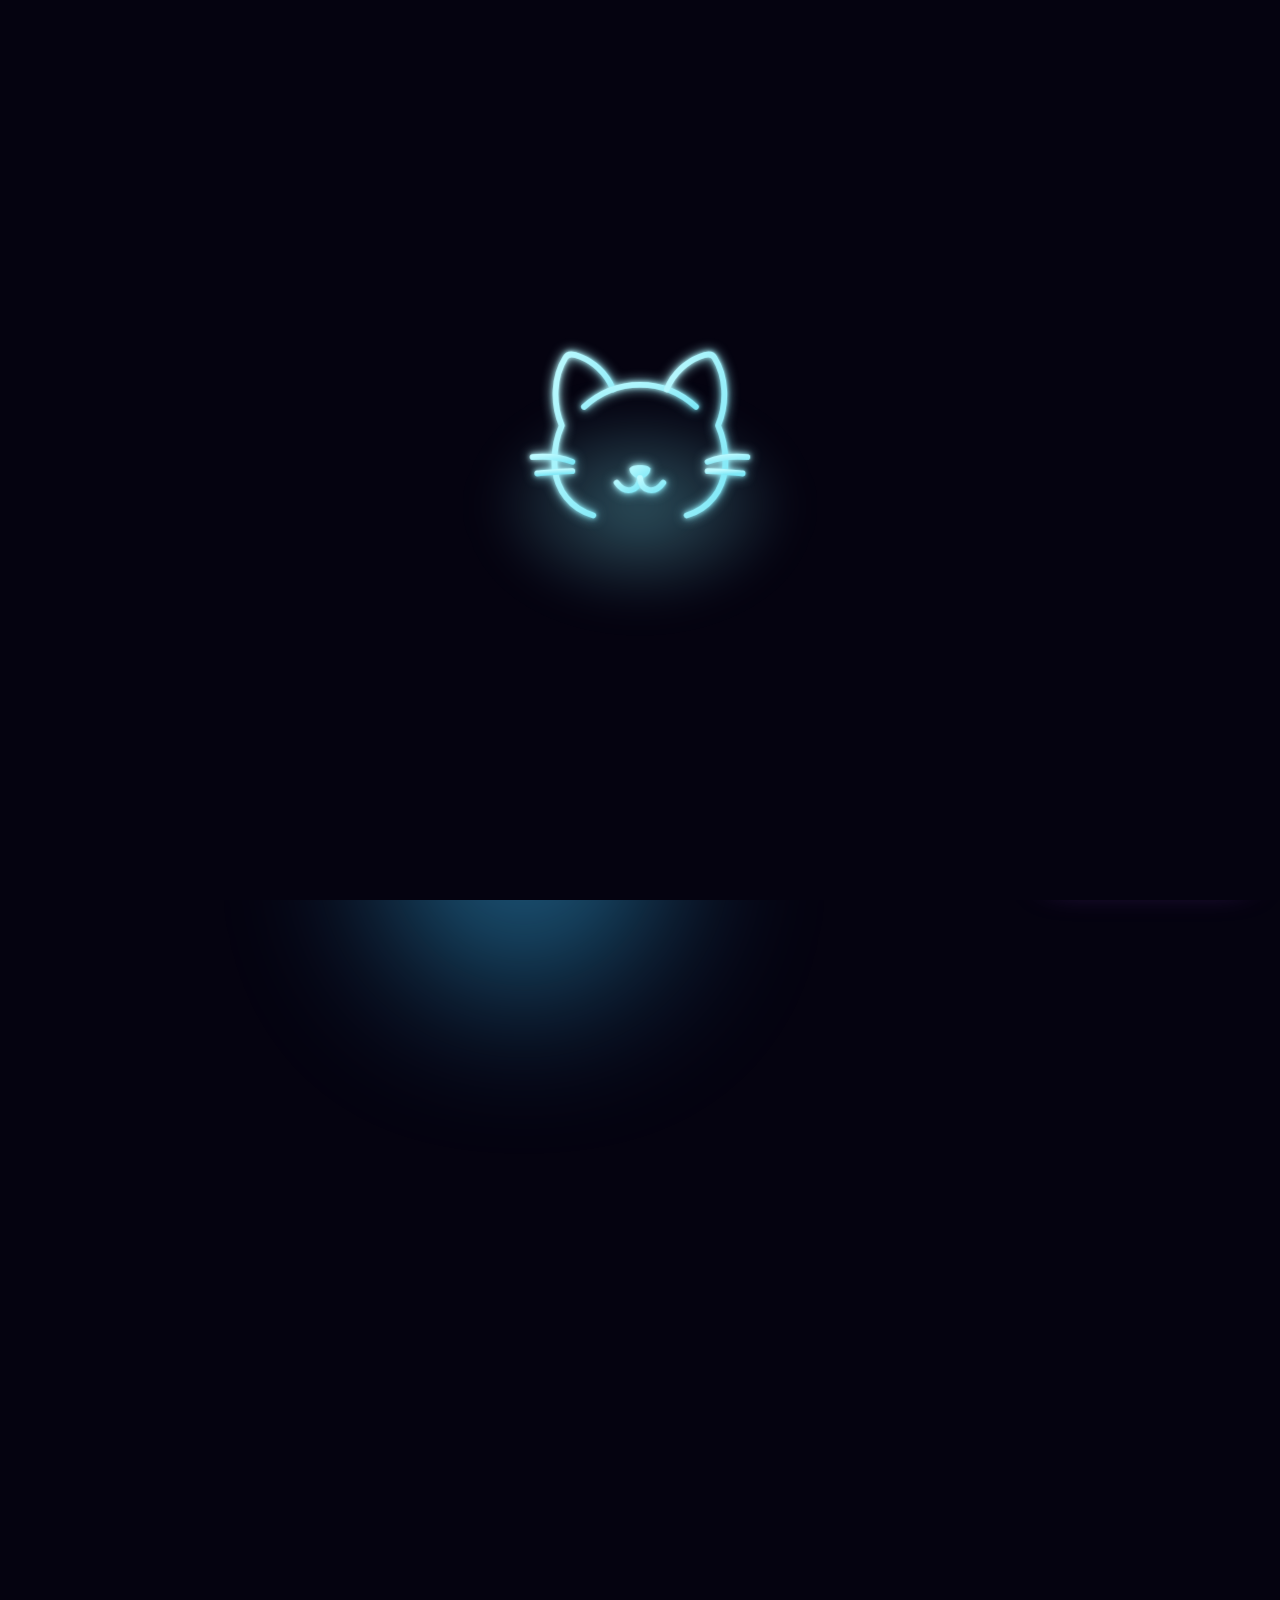
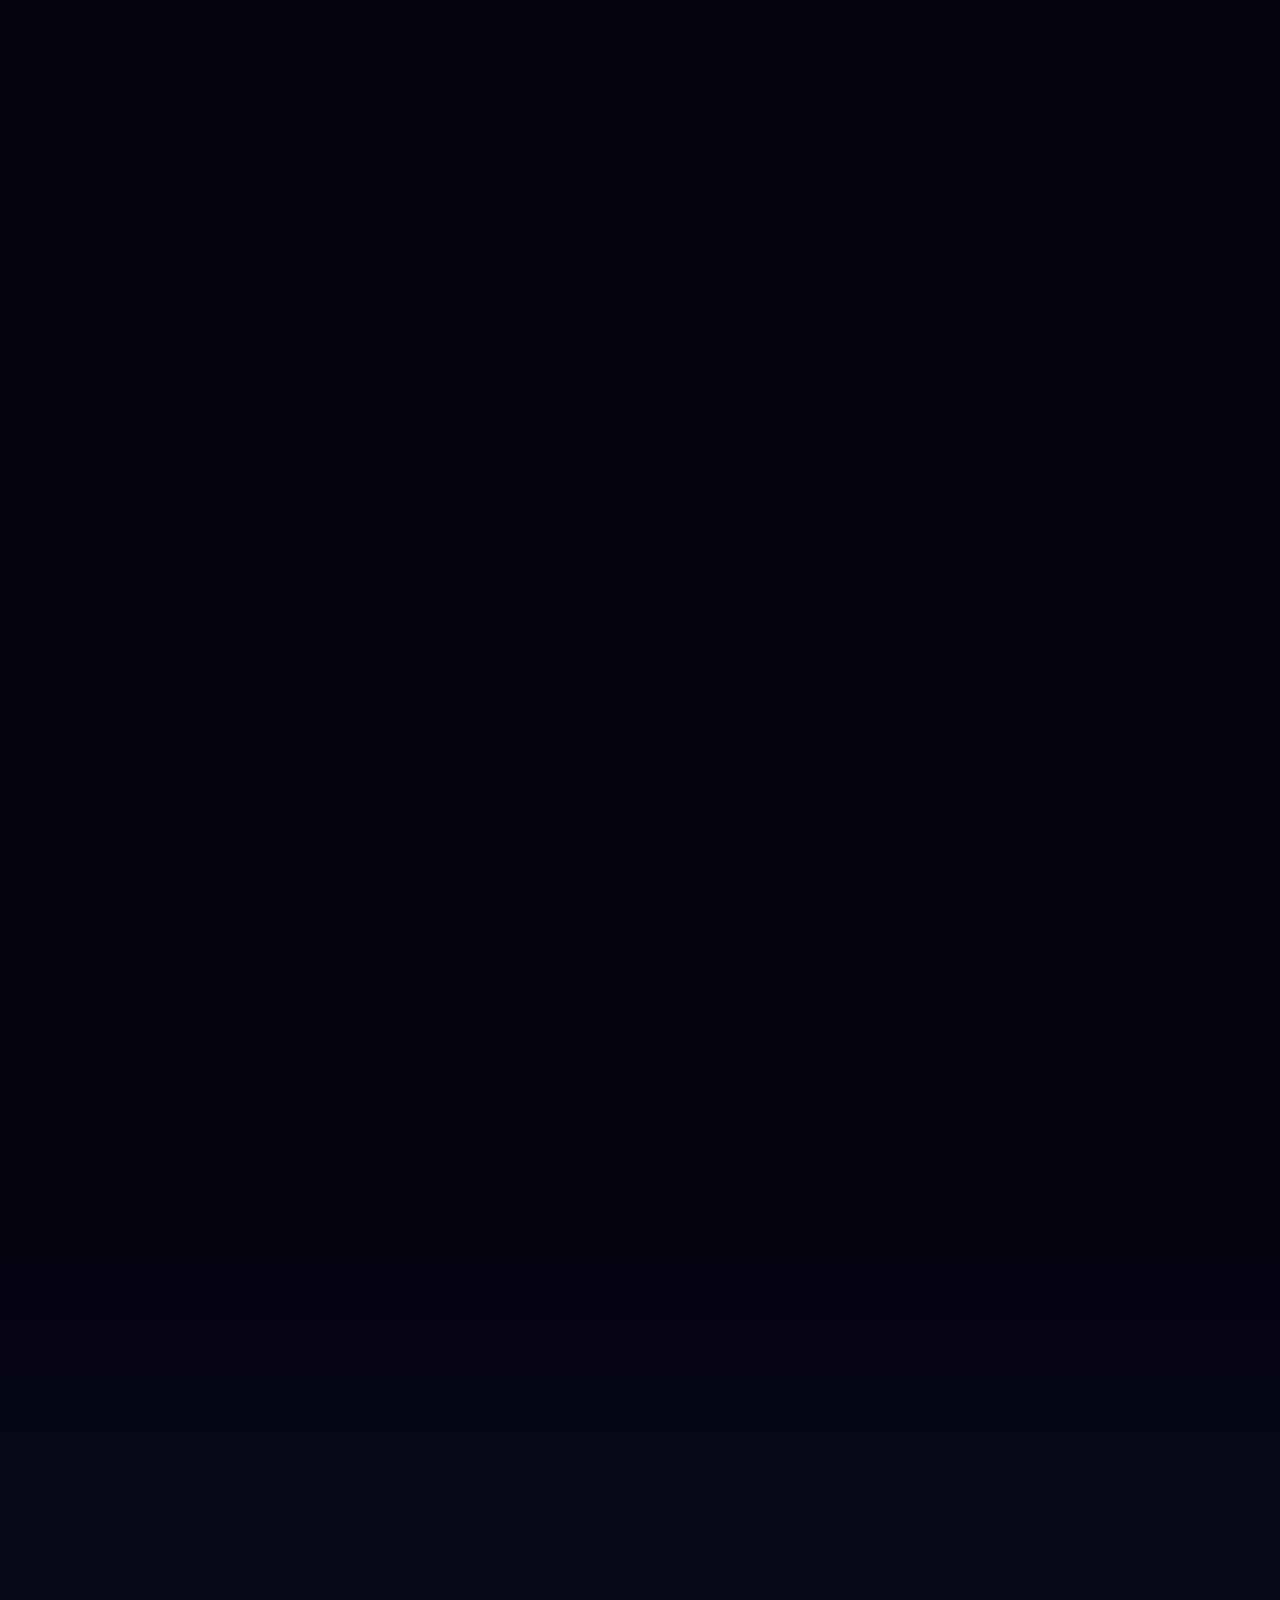
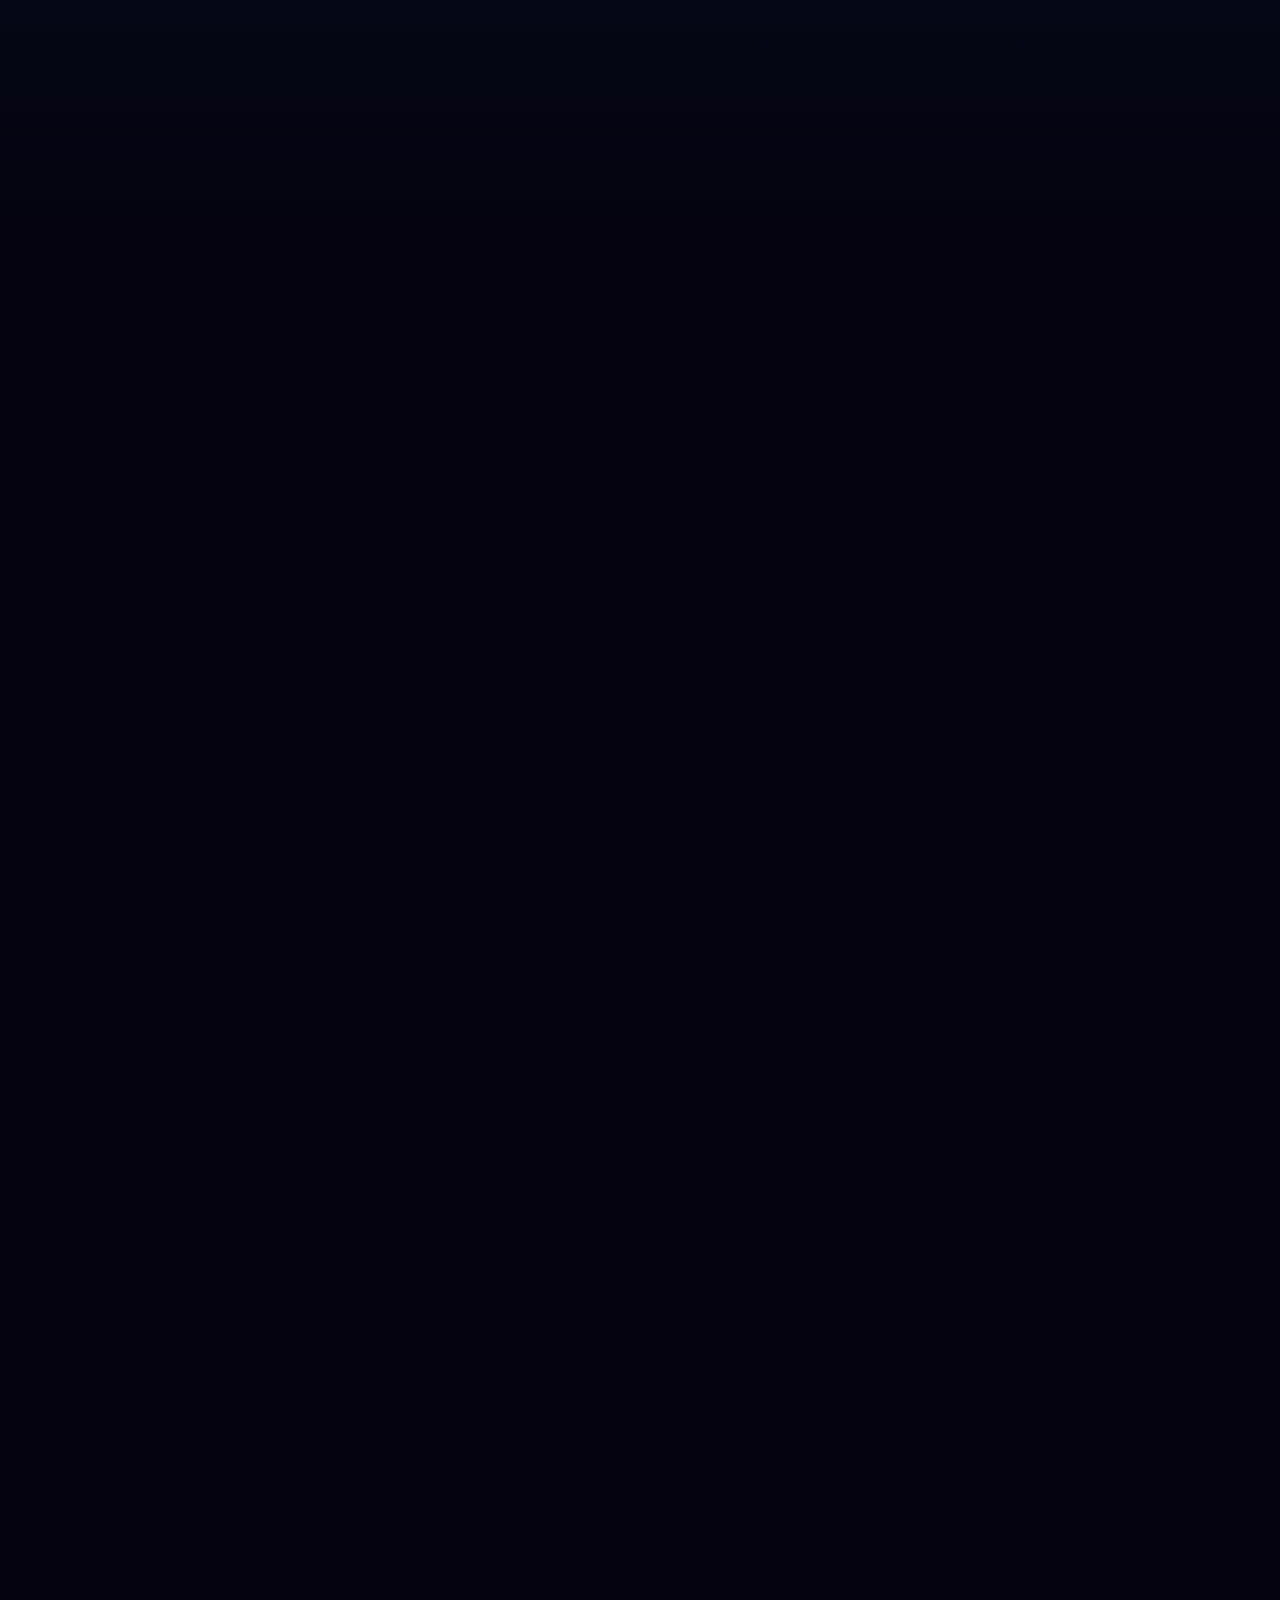
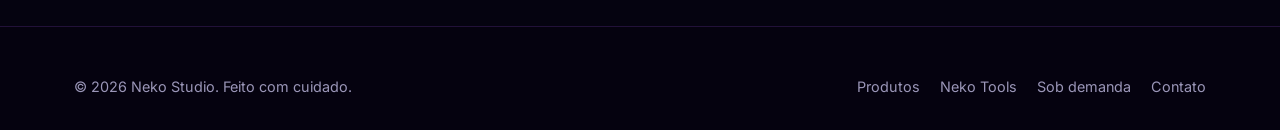
<file: index.html>
<!DOCTYPE html>
<html lang="pt-BR">
<head>
  <meta charset="UTF-8" />
  <meta name="viewport" content="width=device-width, initial-scale=1.0" />
  <meta name="theme-color" content="#0a0618" />

  <title>Neko Studio — Sistemas, automações e soluções digitais</title>
  <meta name="description" content="A Neko Studio desenvolve sistemas, sites, automações e produtos digitais sob medida. Transformamos ideias em soluções modernas, úteis e acessíveis." />
  <meta name="author" content="Neko Studio" />

  <!-- Open Graph -->
  <meta property="og:title" content="Neko Studio" />
  <meta property="og:description" content="Sistemas, automações e soluções digitais sob medida." />
  <meta property="og:type" content="website" />

  <!-- Fontes -->
  <link rel="preconnect" href="https://fonts.googleapis.com" />
  <link rel="preconnect" href="https://fonts.gstatic.com" crossorigin />
  <link href="https://fonts.googleapis.com/css2?family=Inter:wght@400;500;600;700&family=Space+Grotesk:wght@500;600;700&display=swap" rel="stylesheet" />

  <link rel="stylesheet" href="assets/css/style.css" />
  <link rel="icon" type="image/png" href="assets/images/logo.png" />
  <link rel="alternate icon" type="image/svg+xml" href="assets/images/logo.svg" />
  <link rel="apple-touch-icon" href="assets/images/logo.png" />
</head>
<body>

  <!-- ============== INTRO LOADER (animação de entrada) ============== -->
  <!-- Pode ser pulado com clique ou tecla Esc/Enter/Espaço. -->
  <!-- Respeita "prefers-reduced-motion" automaticamente. -->
  <div id="intro-loader" class="intro-loader" aria-hidden="true" aria-label="Carregando">
    <div class="intro-content">
      <div class="intro-glow"></div>
      <div class="intro-cat-float">
        <svg class="intro-cat-svg" viewBox="0 0 240 240" xmlns="http://www.w3.org/2000/svg" aria-hidden="true">
          <defs>
            <filter id="introNeonGlow" x="-50%" y="-50%" width="200%" height="200%">
              <feGaussianBlur stdDeviation="2.5" result="b1"/>
              <feGaussianBlur in="SourceGraphic" stdDeviation="5" result="b2"/>
              <feMerge>
                <feMergeNode in="b2"/>
                <feMergeNode in="b1"/>
                <feMergeNode in="SourceGraphic"/>
              </feMerge>
            </filter>
            <linearGradient id="introNeonColor" x1="0" y1="0" x2="1" y2="1">
              <stop offset="0%" stop-color="#bdfaff"/>
              <stop offset="100%" stop-color="#7de8f7"/>
            </linearGradient>
          </defs>

          <g stroke="url(#introNeonColor)" stroke-width="5" fill="none"
             stroke-linecap="round" stroke-linejoin="round" filter="url(#introNeonGlow)">

            <!-- Contorno aberto da cabeca e orelhas, baseado no logo de referencia. -->
            <path class="trace" pathLength="1"
                  d="M 80,176
                     C 60,170 49,154 47,136
                     C 46,122 49,108 53,99
                     C 45,80 46,57 56,41
                     C 58,37 62,37 69,40
                     C 79,44 91,53 97,68"/>
            <path class="trace" pathLength="1"
                  d="M 72,83
                     C 86,70 102,64 120,64
                     C 138,64 154,70 168,83"/>
            <path class="trace" pathLength="1"
                  d="M 143,68
                     C 149,53 161,44 171,40
                     C 178,37 182,37 184,41
                     C 194,57 195,80 187,99
                     C 191,108 194,122 193,136
                     C 191,154 180,170 160,176"/>

            <!-- Bigodes curtos e arredondados, como no neon original. -->
            <path class="trace" pathLength="1" d="M 28,126 C 40,125 52,126 62,130"/>
            <path class="trace" pathLength="1" d="M 32,140 C 43,139 53,138 62,138"/>
            <path class="trace" pathLength="1" d="M 178,130 C 188,126 200,125 212,126"/>
            <path class="trace" pathLength="1" d="M 178,138 C 187,138 197,139 208,140"/>

            <!-- Olhos FECHADOS (crescente feliz, igual ao logo) -->
            <g class="eyes-closed">
              <path d="M 68,115 C 79,109 94,111 100,122"/>
              <path d="M 140,122 C 146,111 161,109 172,115"/>
            </g>

            <!-- Olhos ABERTOS (oval brilhante) -->
            <g class="eyes-open" fill="#bdfaff" stroke="#bdfaff" stroke-width="1.5">
              <ellipse cx="84" cy="117" rx="5" ry="7"/>
              <ellipse cx="156" cy="117" rx="5" ry="7"/>
            </g>

            <!-- Nariz + boca (aparecem depois do desenho) -->
            <g class="face">
              <path fill="url(#introNeonColor)" stroke="none"
                    d="M 111,136
                       C 113,132 127,132 129,136
                       C 129,141 124,144 120,145
                       C 116,144 111,141 111,136 Z"/>
              <path d="M 120,144 C 119,155 108,159 100,148"/>
              <path d="M 120,144 C 121,155 132,159 140,148"/>
            </g>
          </g>
        </svg>
      </div>
      <div class="intro-particles" aria-hidden="true"></div>
    </div>
  </div>

  <!-- ============== NAVBAR ============== -->
  <header class="navbar">
    <div class="container navbar-inner">
      <a href="#top" class="navbar-brand">
        <span class="brand-mark"><img src="assets/images/logo.png" alt="Neko Studio" onerror="this.onerror=null;this.src='assets/images/logo.svg';"></span>
        <span>Neko <span style="color: var(--neon-pink-soft)">Studio</span></span>
      </a>

      <nav class="navbar-links">
        <a href="#sobre">Sobre</a>
        <a href="#produtos">Produtos</a>
        <a href="#neko-tools">Neko Tools</a>
        <a href="#roadmap">Roadmap</a>
        <a href="#sob-demanda">Sob demanda</a>
        <a href="#contato">Contato</a>
      </nav>

      <div class="navbar-cta">
        <a class="btn btn-secondary btn-sm" data-action="whatsapp" href="#contato">Fale conosco</a>
        <button class="menu-toggle" aria-label="Menu"><span></span></button>
      </div>
    </div>
  </header>

  <!-- ============== HERO ============== -->
  <section class="hero" id="top">
    <div class="hero-orb purple"></div>
    <div class="hero-orb pink"></div>
    <div class="hero-orb blue"></div>

    <div class="container hero-content reveal">
      <span class="hero-badge">
        <span class="dot"></span>
        Estúdio digital em construção — aceitando projetos
      </span>

      <h1 class="hero-title">
        Transformamos ideias em <span class="gradient-text">soluções digitais</span> modernas.
      </h1>

      <p class="hero-subtitle">
        A Neko Studio cria sistemas, sites e automações sob medida — com foco em entregar
        ferramentas úteis, bonitas e acessíveis para quem está começando a digitalizar seu negócio.
      </p>

      <div class="hero-actions">
        <a href="#produtos" class="btn btn-primary">Ver produtos</a>
        <a href="#contato" class="btn btn-secondary">Entrar em contato</a>
      </div>
    </div>
  </section>

  <!-- ============== SOBRE ============== -->
  <section id="sobre">
    <div class="container">
      <div class="about-grid">
        <div class="about-text reveal">
          <span class="section-eyebrow">Sobre nós</span>
          <h2 class="section-title">Um estúdio digital novo, com propósito claro.</h2>
          <p>
            A <strong>Neko Studio</strong> é um estúdio independente focado em desenvolver
            sistemas, sites, automações e produtos digitais para pequenos e médios negócios,
            profissionais e ideias que estão começando.
          </p>
          <p>
            Estamos em fase inicial e fazemos questão de ser honestos sobre isso: cada projeto
            é tratado com cuidado, analisado individualmente e desenvolvido com qualidade.
            Sem promessas exageradas — só entregas reais.
          </p>
          <p>
            Acreditamos que tecnologia bem feita não precisa ser cara nem complicada.
            Pode ser simples, moderna e direta ao ponto.
          </p>
        </div>

        <div class="about-stats reveal">
          <div class="card stat-card card--purple">
            <div class="num">2</div>
            <div class="label">Produtos próprios em desenvolvimento</div>
          </div>
          <div class="card stat-card card--pink">
            <div class="num">∞</div>
            <div class="label">Projetos sob medida possíveis</div>
          </div>
          <div class="card stat-card card--blue">
            <div class="num">100%</div>
            <div class="label">Comunicação direta com quem desenvolve</div>
          </div>
          <div class="card stat-card card--purple">
            <div class="num">2026</div>
            <div class="label">Começando agora, crescendo com você</div>
          </div>
        </div>
      </div>
    </div>
  </section>

  <!-- ============== PRODUTOS ============== -->
  <section id="produtos">
    <div class="container">
      <div class="reveal" style="text-align:center; margin: 0 auto 56px; max-width: 720px;">
        <span class="section-eyebrow">Produtos</span>
        <h2 class="section-title">O que estamos construindo</h2>
        <p class="section-subtitle" style="margin: 0 auto;">
          Produtos próprios em desenvolvimento e serviços disponíveis sob consulta.
          Clique em um card para conhecer cada solução em detalhes.
        </p>
      </div>

      <!-- Cards gerados via JS a partir de assets/js/products-data.js -->
      <div class="products-grid reveal" id="products-grid"></div>
    </div>
  </section>

  <!-- ============== NEKO TOOLS ============== -->
  <section id="neko-tools" class="tools-section">
    <div class="container">
      <div class="tools-showcase">
        <div class="tools-copy reveal">
          <span class="section-eyebrow">Neko Tools</span>
          <h2 class="section-title">Ferramentas próprias, leves e prontas para usar.</h2>
          <p class="section-subtitle">
            Uma nova categoria da Neko Studio para aplicativos utilitários: soluções objetivas,
            com visual limpo e disponibilidade direta para PC e celular.
          </p>

          <div class="tools-metrics" aria-label="Resumo da categoria Neko Tools">
            <div>
              <strong>2</strong>
              <span>Plataformas</span>
            </div>
            <div>
              <strong>1</strong>
              <span>Ferramenta inicial</span>
            </div>
            <div>
              <strong>Direto</strong>
              <span>Download oficial</span>
            </div>
          </div>
        </div>

        <div class="tools-grid reveal" id="tools-grid"></div>
      </div>
    </div>
  </section>

  <!-- ============== ROADMAP ============== -->
  <section id="roadmap">
    <div class="container">
      <div class="reveal" style="margin-bottom: 56px;">
        <span class="section-eyebrow">Em desenvolvimento</span>
        <h2 class="section-title">Próximos passos do estúdio</h2>
        <p class="section-subtitle">
          Visão geral do que estamos construindo e do que vem por aí. As prioridades podem
          ser ajustadas conforme o feedback dos primeiros usuários e clientes.
        </p>
      </div>

      <div class="roadmap reveal" id="roadmap-list"></div>
    </div>
  </section>

  <!-- ============== SOB DEMANDA ============== -->
  <section id="sob-demanda">
    <div class="container">
      <div class="reveal" style="margin-bottom: 48px;">
        <span class="section-eyebrow">Desenvolvimento sob demanda</span>
        <h2 class="section-title">Como trabalhamos juntos</h2>
        <p class="section-subtitle">
          Cada projeto é único e analisado individualmente. O processo é direto e transparente.
        </p>
      </div>

      <div class="process-grid reveal">
        <div class="card process-step card--purple">
          <div class="num">01</div>
          <h4>Você entra em contato</h4>
          <p>Conta o que precisa, o problema que quer resolver ou a ideia que tem em mente.</p>
        </div>
        <div class="card process-step card--pink">
          <div class="num">02</div>
          <h4>Analisamos a necessidade</h4>
          <p>Estudamos o escopo, viabilidade técnica e o melhor caminho para o seu caso.</p>
        </div>
        <div class="card process-step card--blue">
          <div class="num">03</div>
          <h4>Elaboramos o orçamento</h4>
          <p>Apresentamos prazo, valor e o que está incluso — sem surpresas no meio do caminho.</p>
        </div>
        <div class="card process-step card--purple">
          <div class="num">04</div>
          <h4>Desenvolvemos o projeto</h4>
          <p>Construímos a solução com atualizações periódicas e espaço para ajustes.</p>
        </div>
        <div class="card process-step card--pink">
          <div class="num">05</div>
          <h4>Entrega, ajustes e suporte</h4>
          <p>Acompanhamento na entrega, refinamentos e suporte conforme o que foi combinado.</p>
        </div>
      </div>

      <div class="process-note reveal">
        <strong>Sobre infraestrutura:</strong> recursos como VPS, hospedagem, banco de dados em nuvem
        e demais serviços online são definidos <em>conforme a necessidade de cada projeto</em> e podem
        ser incluídos no orçamento. Não trabalhamos com infraestrutura própria pré-montada — cada
        solução é dimensionada para o que faz sentido para você.
      </div>
    </div>
  </section>

  <!-- ============== CONTATO ============== -->
  <section id="contato">
    <div class="container">
      <div class="reveal" style="text-align:center; margin: 0 auto 56px; max-width: 720px;">
        <span class="section-eyebrow">Contato</span>
        <h2 class="section-title">Vamos conversar?</h2>
        <p class="section-subtitle" style="margin: 0 auto;">
          Escolha o canal que preferir. Respondemos pessoalmente, sem intermediários.
        </p>
      </div>

      <div class="contact-grid reveal">
        <a class="card contact-card card--purple" data-action="whatsapp" href="#" target="_blank" rel="noopener">
          <div class="ico" data-icon="whats"></div>
          <h4>WhatsApp</h4>
          <p>Atendimento direto e ágil pela conversa que você já usa todo dia.</p>
          <span class="link" data-text="whatsapp"></span>
        </a>

        <a class="card contact-card card--pink" data-action="email" href="#">
          <div class="ico" data-icon="mail"></div>
          <h4>E-mail</h4>
          <p>Para propostas, orçamentos ou conversas mais detalhadas.</p>
          <span class="link" data-text="email"></span>
        </a>

        <a class="card contact-card card--blue" data-action="instagram" href="#" target="_blank" rel="noopener">
          <div class="ico" data-icon="insta"></div>
          <h4>Instagram</h4>
          <p>Acompanhe novidades, bastidores e projetos do estúdio.</p>
          <span class="link">@nekostudiobr →</span>
        </a>
      </div>

      <div class="contact-cta reveal">
        <h3>Tem uma ideia? Vamos transformar em realidade.</h3>
        <p>
          Conte o que você precisa. Analisamos cada caso individualmente e respondemos com
          honestidade sobre o que conseguimos entregar.
        </p>
        <a class="btn btn-primary" data-action="whatsapp" href="#">Iniciar conversa agora</a>
      </div>
    </div>
  </section>

  <!-- ============== FOOTER ============== -->
  <footer class="footer">
    <div class="container footer-inner">
      <p>© <span id="year"></span> Neko Studio. Feito com cuidado.</p>
      <div class="footer-links">
        <a href="#produtos">Produtos</a>
        <a href="#neko-tools">Neko Tools</a>
        <a href="#sob-demanda">Sob demanda</a>
        <a href="#contato">Contato</a>
      </div>
    </div>
  </footer>

  <!-- ============== ASSISTENTE VIRTUAL ============== -->
  <div class="assistant" id="assistant">
    <div class="assistant-panel" role="dialog" aria-label="Assistente virtual">
      <h4>Precisa de ajuda?</h4>
      <p>Encontre a solução ideal para o que você precisa:</p>
      <div class="assistant-options">
        <button class="assistant-option" data-intent="contratar">Quero contratar um sistema</button>
        <button class="assistant-option" data-intent="produtos">Quero conhecer os produtos</button>
        <button class="assistant-option" data-intent="suporte">Quero suporte</button>
      </div>
    </div>
    <button class="assistant-btn" aria-label="Abrir assistente virtual">
      <span data-icon="chat" style="display:inline-flex;align-items:center"></span>
      <span>Como posso ajudar?</span>
    </button>
  </div>

  <!-- Scripts -->
  <script src="assets/js/products-data.js"></script>
  <script src="assets/js/main.js"></script>
</body>
</html>
</file>
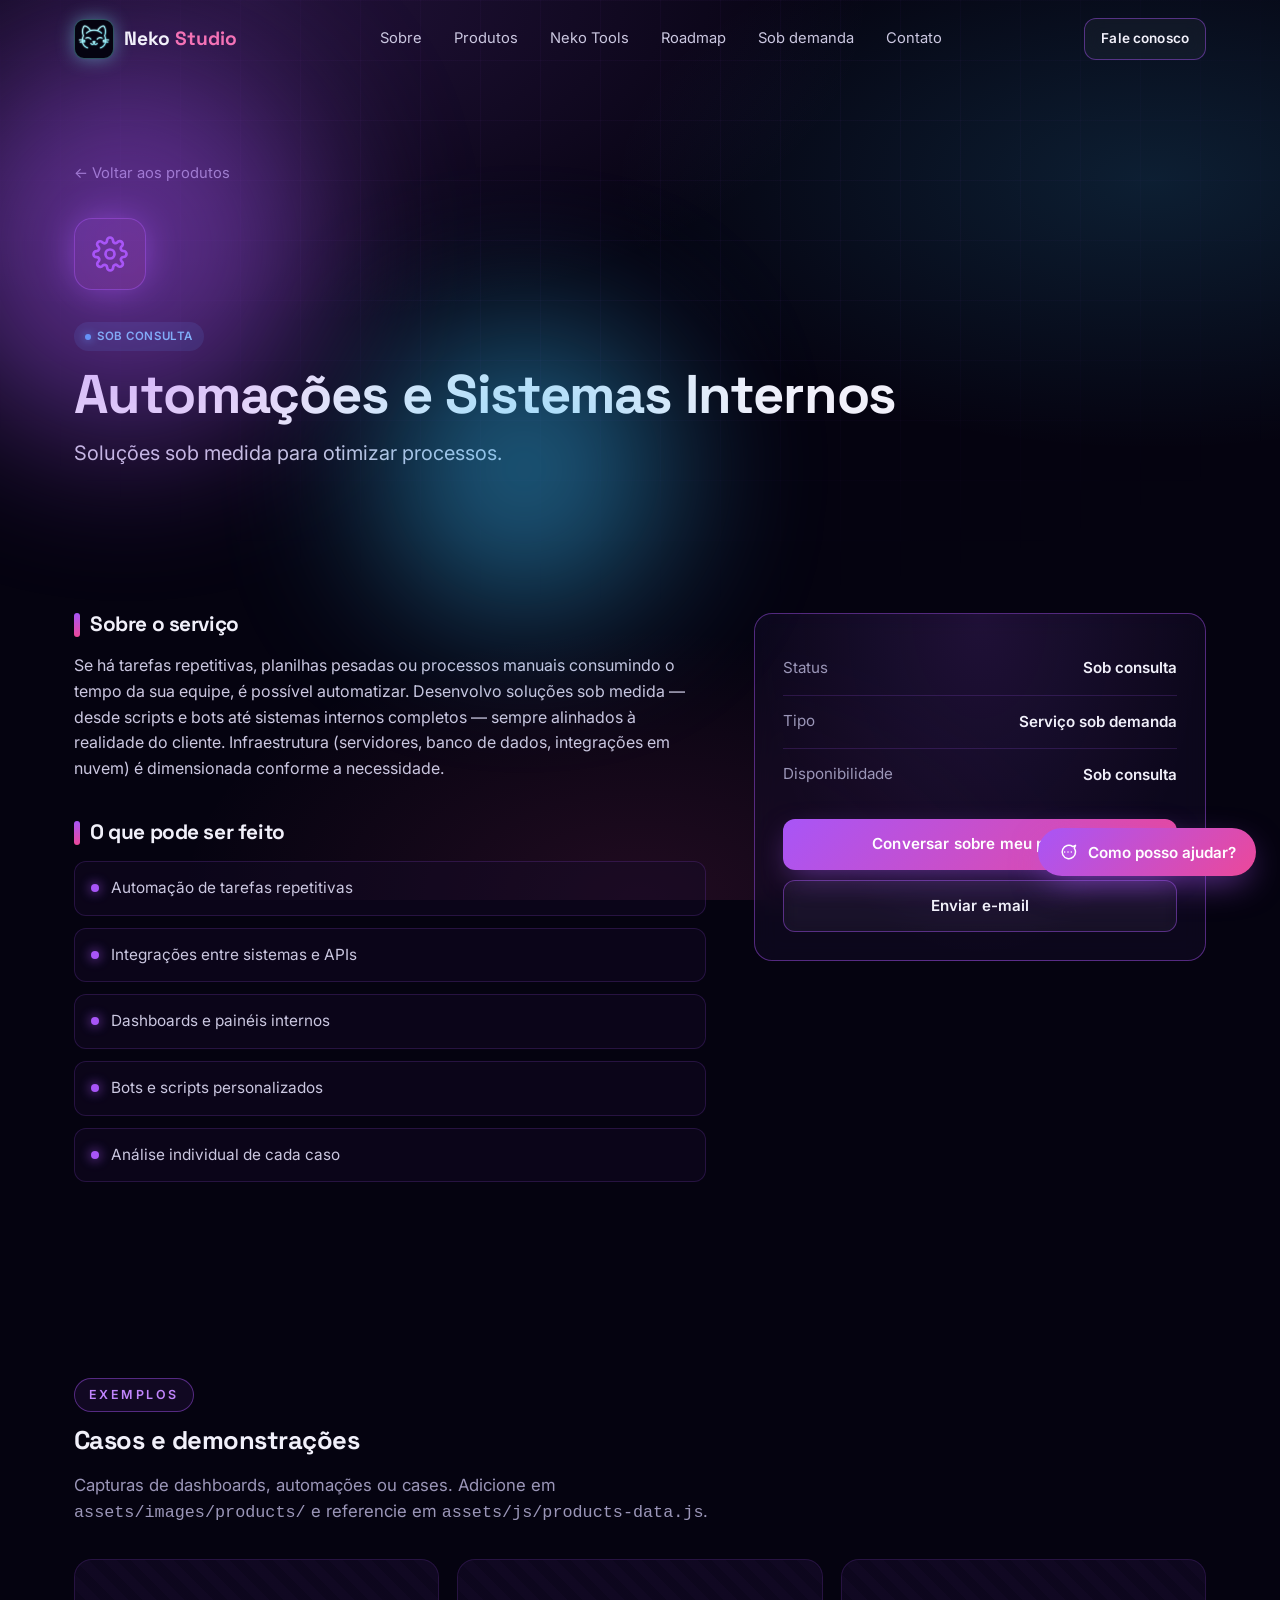
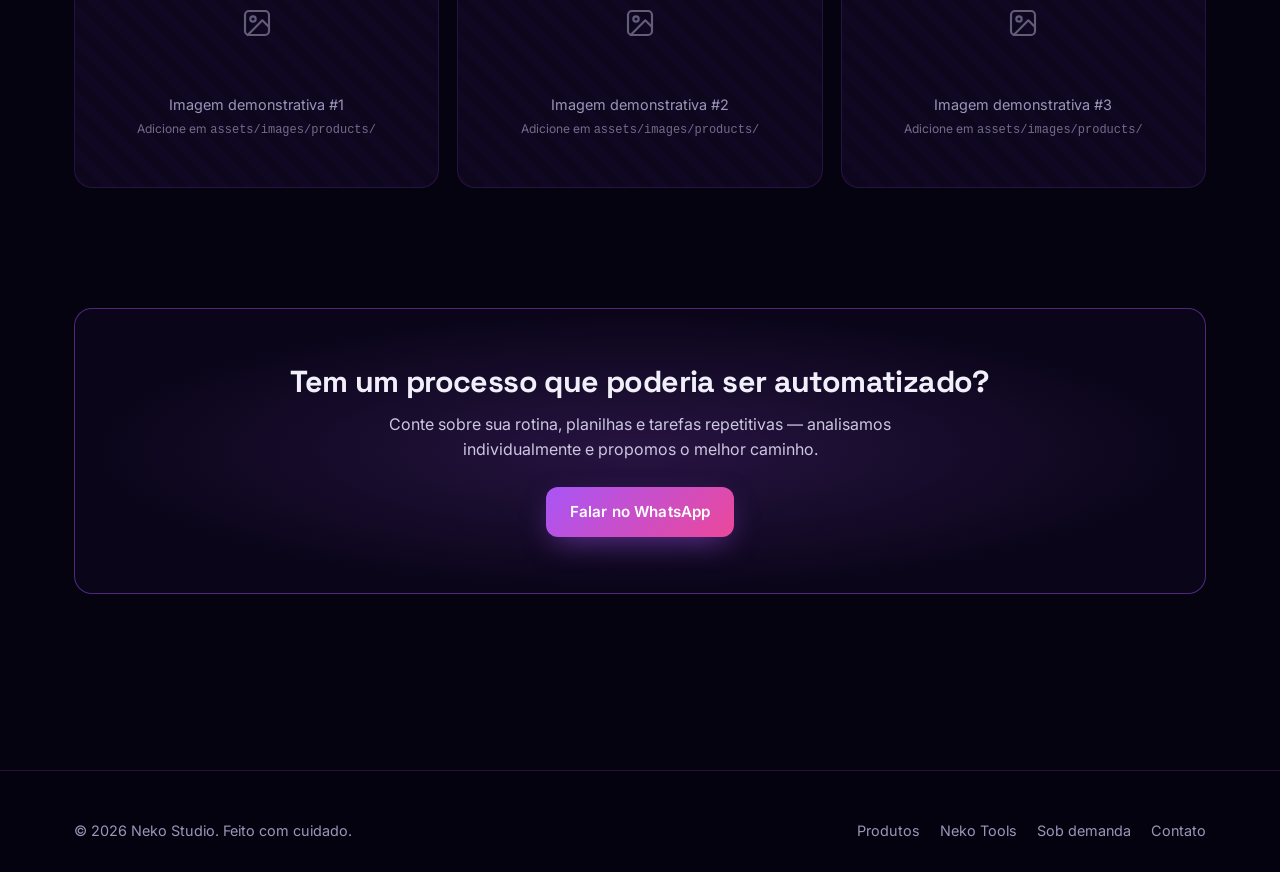
<file: produtos/automacoes.html>
<!DOCTYPE html>
<html lang="pt-BR">
<head>
  <meta charset="UTF-8" />
  <meta name="viewport" content="width=device-width, initial-scale=1.0" />
  <meta name="theme-color" content="#0a0618" />

  <title>Automações e Sistemas Internos — Neko Studio</title>
  <meta name="description" content="Automações, dashboards e sistemas internos sob medida para empresas. Disponível sob consulta pela Neko Studio." />

  <link rel="preconnect" href="https://fonts.googleapis.com" />
  <link rel="preconnect" href="https://fonts.gstatic.com" crossorigin />
  <link href="https://fonts.googleapis.com/css2?family=Inter:wght@400;500;600;700&family=Space+Grotesk:wght@500;600;700&display=swap" rel="stylesheet" />

  <link rel="stylesheet" href="../assets/css/style.css" />
  <link rel="stylesheet" href="../assets/css/product.css" />
  <link rel="icon" type="image/png" href="../assets/images/logo.png" />
  <link rel="alternate icon" type="image/svg+xml" href="../assets/images/logo.svg" />
  <link rel="apple-touch-icon" href="../assets/images/logo.png" />
</head>
<body data-product-id="automacoes">

  <header class="navbar">
    <div class="container navbar-inner">
      <a href="../index.html" class="navbar-brand">
        <span class="brand-mark"><img src="../assets/images/logo.png" alt="Neko Studio" onerror="this.onerror=null;this.src='../assets/images/logo.svg';"></span>
        <span>Neko <span style="color: var(--neon-pink-soft)">Studio</span></span>
      </a>
      <nav class="navbar-links">
        <a href="../index.html#sobre">Sobre</a>
        <a href="../index.html#produtos">Produtos</a>
        <a href="../index.html#neko-tools">Neko Tools</a>
        <a href="../index.html#roadmap">Roadmap</a>
        <a href="../index.html#sob-demanda">Sob demanda</a>
        <a href="../index.html#contato">Contato</a>
      </nav>
      <div class="navbar-cta">
        <a class="btn btn-secondary btn-sm" data-action="whatsapp" href="#">Fale conosco</a>
        <button class="menu-toggle" aria-label="Menu"><span></span></button>
      </div>
    </div>
  </header>

  <section class="product-hero">
    <div class="hero-orb purple"></div>
    <div class="hero-orb blue"></div>

    <div class="container">
      <a href="../index.html#produtos" class="back-link reveal">← Voltar aos produtos</a>
      <div class="product-header reveal">
        <div class="ico-large" data-product-icon></div>
        <div>
          <div data-product-status></div>
          <h1 class="product-title" data-product-name></h1>
          <p class="product-tagline" data-product-tagline></p>
        </div>
      </div>
    </div>
  </section>

  <section style="padding-top: 0;">
    <div class="container">
      <div class="product-content">
        <div>
          <div class="product-section reveal">
            <h3>Sobre o serviço</h3>
            <p data-product-description></p>
          </div>
          <div class="product-section reveal">
            <h3>O que pode ser feito</h3>
            <ul class="feature-list" data-product-features></ul>
          </div>
        </div>
        <aside class="product-info-card reveal">
          <div data-product-info></div>
          <a class="btn btn-primary" data-action="whatsapp" href="#">Conversar sobre meu projeto</a>
          <a class="btn btn-secondary" data-action="email" href="#" style="width:100%; margin-top: 10px;">Enviar e-mail</a>
        </aside>
      </div>
    </div>
  </section>

  <section class="gallery-section">
    <div class="container">
      <div class="reveal" style="margin-bottom: 32px;">
        <span class="section-eyebrow">Exemplos</span>
        <h2 class="section-title" style="font-size: 1.6rem;">Casos e demonstrações</h2>
        <p class="section-subtitle" style="margin-bottom: 0;">
          Capturas de dashboards, automações ou cases. Adicione em
          <code>assets/images/products/</code> e referencie em
          <code>assets/js/products-data.js</code>.
        </p>
      </div>
      <div class="gallery-grid reveal" data-product-gallery></div>
    </div>
  </section>

  <section style="padding-top: 0;">
    <div class="container">
      <div class="product-cta reveal">
        <h3>Tem um processo que poderia ser automatizado?</h3>
        <p>Conte sobre sua rotina, planilhas e tarefas repetitivas — analisamos individualmente e propomos o melhor caminho.</p>
        <a class="btn btn-primary" data-action="whatsapp" href="#">Falar no WhatsApp</a>
      </div>
    </div>
  </section>

  <footer class="footer">
    <div class="container footer-inner">
      <p>© <span id="year"></span> Neko Studio. Feito com cuidado.</p>
      <div class="footer-links">
        <a href="../index.html#produtos">Produtos</a>
        <a href="../index.html#neko-tools">Neko Tools</a>
        <a href="../index.html#sob-demanda">Sob demanda</a>
        <a href="../index.html#contato">Contato</a>
      </div>
    </div>
  </footer>

  <div class="assistant" id="assistant">
    <div class="assistant-panel" role="dialog" aria-label="Assistente virtual">
      <h4>Precisa de ajuda?</h4>
      <p>Encontre a solução ideal para o que você precisa:</p>
      <div class="assistant-options">
        <button class="assistant-option" data-intent="contratar">Quero contratar um sistema</button>
        <button class="assistant-option" data-intent="produtos">Quero conhecer os produtos</button>
        <button class="assistant-option" data-intent="suporte">Quero suporte</button>
      </div>
    </div>
    <button class="assistant-btn" aria-label="Abrir assistente virtual">
      <span data-icon="chat" style="display:inline-flex;align-items:center"></span>
      <span>Como posso ajudar?</span>
    </button>
  </div>

  <script src="../assets/js/products-data.js"></script>
  <script src="../assets/js/main.js"></script>
  <script src="../assets/js/product-page.js"></script>
</body>
</html>
</file>
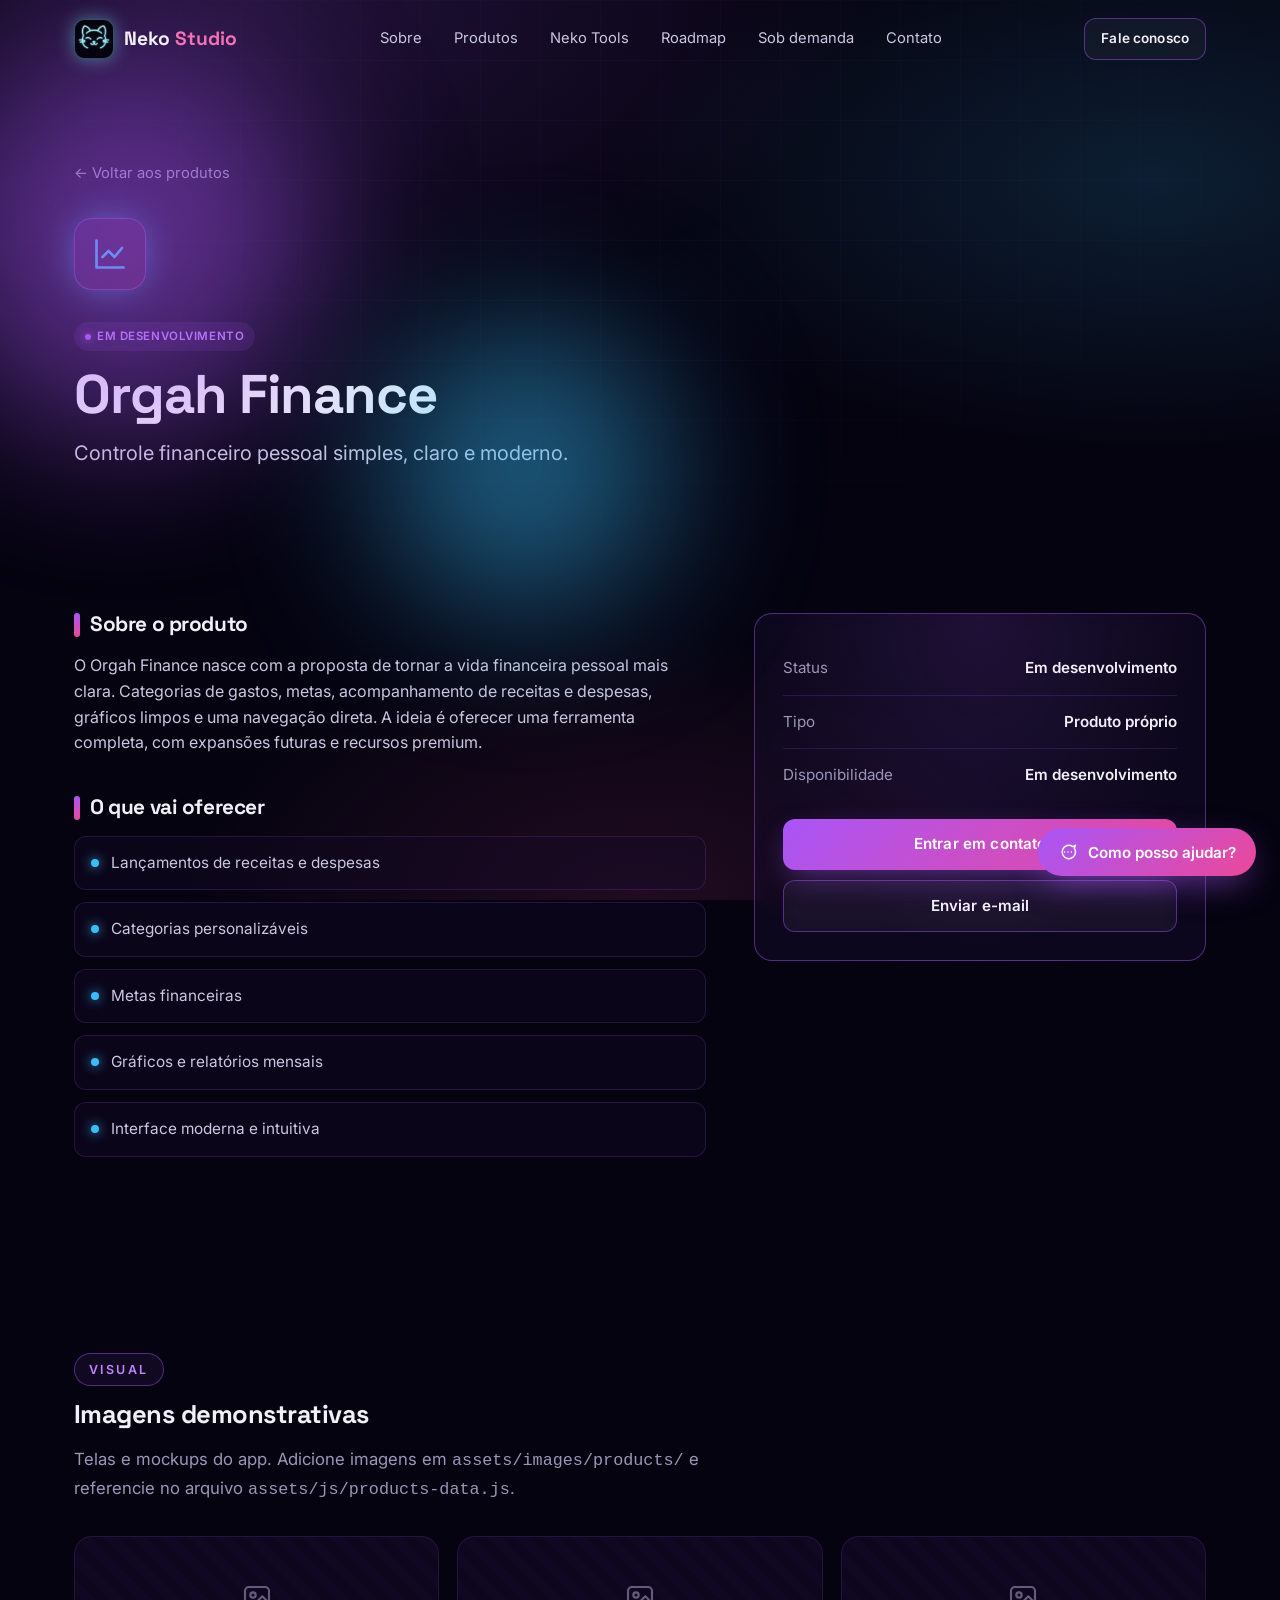
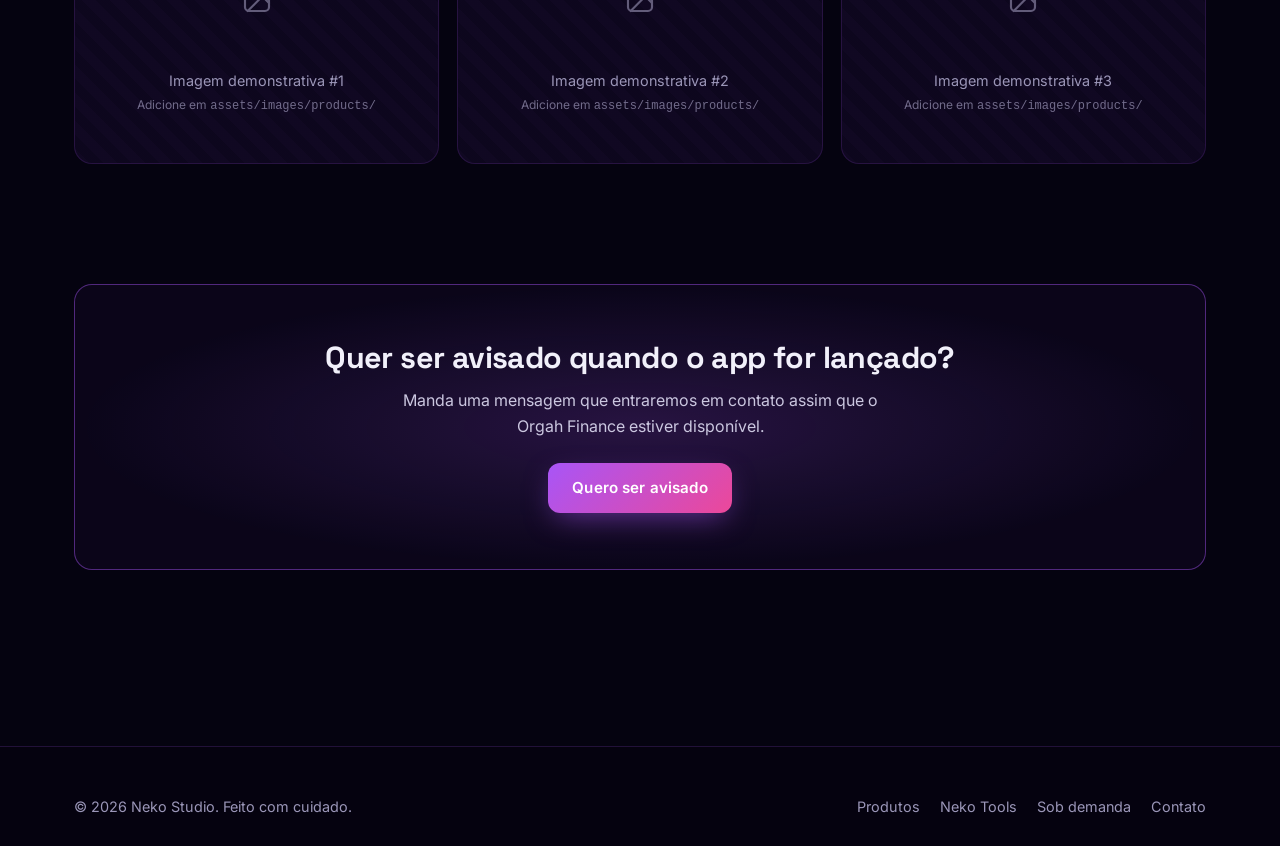
<file: produtos/orgah-finance.html>
<!DOCTYPE html>
<html lang="pt-BR">
<head>
  <meta charset="UTF-8" />
  <meta name="viewport" content="width=device-width, initial-scale=1.0" />
  <meta name="theme-color" content="#0a0618" />

  <title>Orgah Finance — Neko Studio</title>
  <meta name="description" content="Aplicativo de controle financeiro pessoal, simples e moderno. Em desenvolvimento pela Neko Studio." />

  <link rel="preconnect" href="https://fonts.googleapis.com" />
  <link rel="preconnect" href="https://fonts.gstatic.com" crossorigin />
  <link href="https://fonts.googleapis.com/css2?family=Inter:wght@400;500;600;700&family=Space+Grotesk:wght@500;600;700&display=swap" rel="stylesheet" />

  <link rel="stylesheet" href="../assets/css/style.css" />
  <link rel="stylesheet" href="../assets/css/product.css" />
  <link rel="icon" type="image/png" href="../assets/images/logo.png" />
  <link rel="alternate icon" type="image/svg+xml" href="../assets/images/logo.svg" />
  <link rel="apple-touch-icon" href="../assets/images/logo.png" />
</head>
<body data-product-id="orgah-finance">

  <header class="navbar">
    <div class="container navbar-inner">
      <a href="../index.html" class="navbar-brand">
        <span class="brand-mark"><img src="../assets/images/logo.png" alt="Neko Studio" onerror="this.onerror=null;this.src='../assets/images/logo.svg';"></span>
        <span>Neko <span style="color: var(--neon-pink-soft)">Studio</span></span>
      </a>
      <nav class="navbar-links">
        <a href="../index.html#sobre">Sobre</a>
        <a href="../index.html#produtos">Produtos</a>
        <a href="../index.html#neko-tools">Neko Tools</a>
        <a href="../index.html#roadmap">Roadmap</a>
        <a href="../index.html#sob-demanda">Sob demanda</a>
        <a href="../index.html#contato">Contato</a>
      </nav>
      <div class="navbar-cta">
        <a class="btn btn-secondary btn-sm" data-action="whatsapp" href="#">Fale conosco</a>
        <button class="menu-toggle" aria-label="Menu"><span></span></button>
      </div>
    </div>
  </header>

  <section class="product-hero">
    <div class="hero-orb purple"></div>
    <div class="hero-orb blue"></div>

    <div class="container">
      <a href="../index.html#produtos" class="back-link reveal">← Voltar aos produtos</a>
      <div class="product-header reveal">
        <div class="ico-large" data-product-icon></div>
        <div>
          <div data-product-status></div>
          <h1 class="product-title" data-product-name></h1>
          <p class="product-tagline" data-product-tagline></p>
        </div>
      </div>
    </div>
  </section>

  <section style="padding-top: 0;">
    <div class="container">
      <div class="product-content">
        <div>
          <div class="product-section reveal">
            <h3>Sobre o produto</h3>
            <p data-product-description></p>
          </div>
          <div class="product-section reveal">
            <h3>O que vai oferecer</h3>
            <ul class="feature-list" data-product-features></ul>
          </div>
        </div>
        <aside class="product-info-card reveal">
          <div data-product-info></div>
          <a class="btn btn-primary" data-action="whatsapp" href="#">Entrar em contato</a>
          <a class="btn btn-secondary" data-action="email" href="#" style="width:100%; margin-top: 10px;">Enviar e-mail</a>
        </aside>
      </div>
    </div>
  </section>

  <section class="gallery-section">
    <div class="container">
      <div class="reveal" style="margin-bottom: 32px;">
        <span class="section-eyebrow">Visual</span>
        <h2 class="section-title" style="font-size: 1.6rem;">Imagens demonstrativas</h2>
        <p class="section-subtitle" style="margin-bottom: 0;">
          Telas e mockups do app. Adicione imagens em
          <code>assets/images/products/</code> e referencie no arquivo
          <code>assets/js/products-data.js</code>.
        </p>
      </div>
      <div class="gallery-grid reveal" data-product-gallery></div>
    </div>
  </section>

  <section style="padding-top: 0;">
    <div class="container">
      <div class="product-cta reveal">
        <h3>Quer ser avisado quando o app for lançado?</h3>
        <p>Manda uma mensagem que entraremos em contato assim que o Orgah Finance estiver disponível.</p>
        <a class="btn btn-primary" data-action="whatsapp" href="#">Quero ser avisado</a>
      </div>
    </div>
  </section>

  <footer class="footer">
    <div class="container footer-inner">
      <p>© <span id="year"></span> Neko Studio. Feito com cuidado.</p>
      <div class="footer-links">
        <a href="../index.html#produtos">Produtos</a>
        <a href="../index.html#neko-tools">Neko Tools</a>
        <a href="../index.html#sob-demanda">Sob demanda</a>
        <a href="../index.html#contato">Contato</a>
      </div>
    </div>
  </footer>

  <div class="assistant" id="assistant">
    <div class="assistant-panel" role="dialog" aria-label="Assistente virtual">
      <h4>Precisa de ajuda?</h4>
      <p>Encontre a solução ideal para o que você precisa:</p>
      <div class="assistant-options">
        <button class="assistant-option" data-intent="contratar">Quero contratar um sistema</button>
        <button class="assistant-option" data-intent="produtos">Quero conhecer os produtos</button>
        <button class="assistant-option" data-intent="suporte">Quero suporte</button>
      </div>
    </div>
    <button class="assistant-btn" aria-label="Abrir assistente virtual">
      <span data-icon="chat" style="display:inline-flex;align-items:center"></span>
      <span>Como posso ajudar?</span>
    </button>
  </div>

  <script src="../assets/js/products-data.js"></script>
  <script src="../assets/js/main.js"></script>
  <script src="../assets/js/product-page.js"></script>
</body>
</html>
</file>
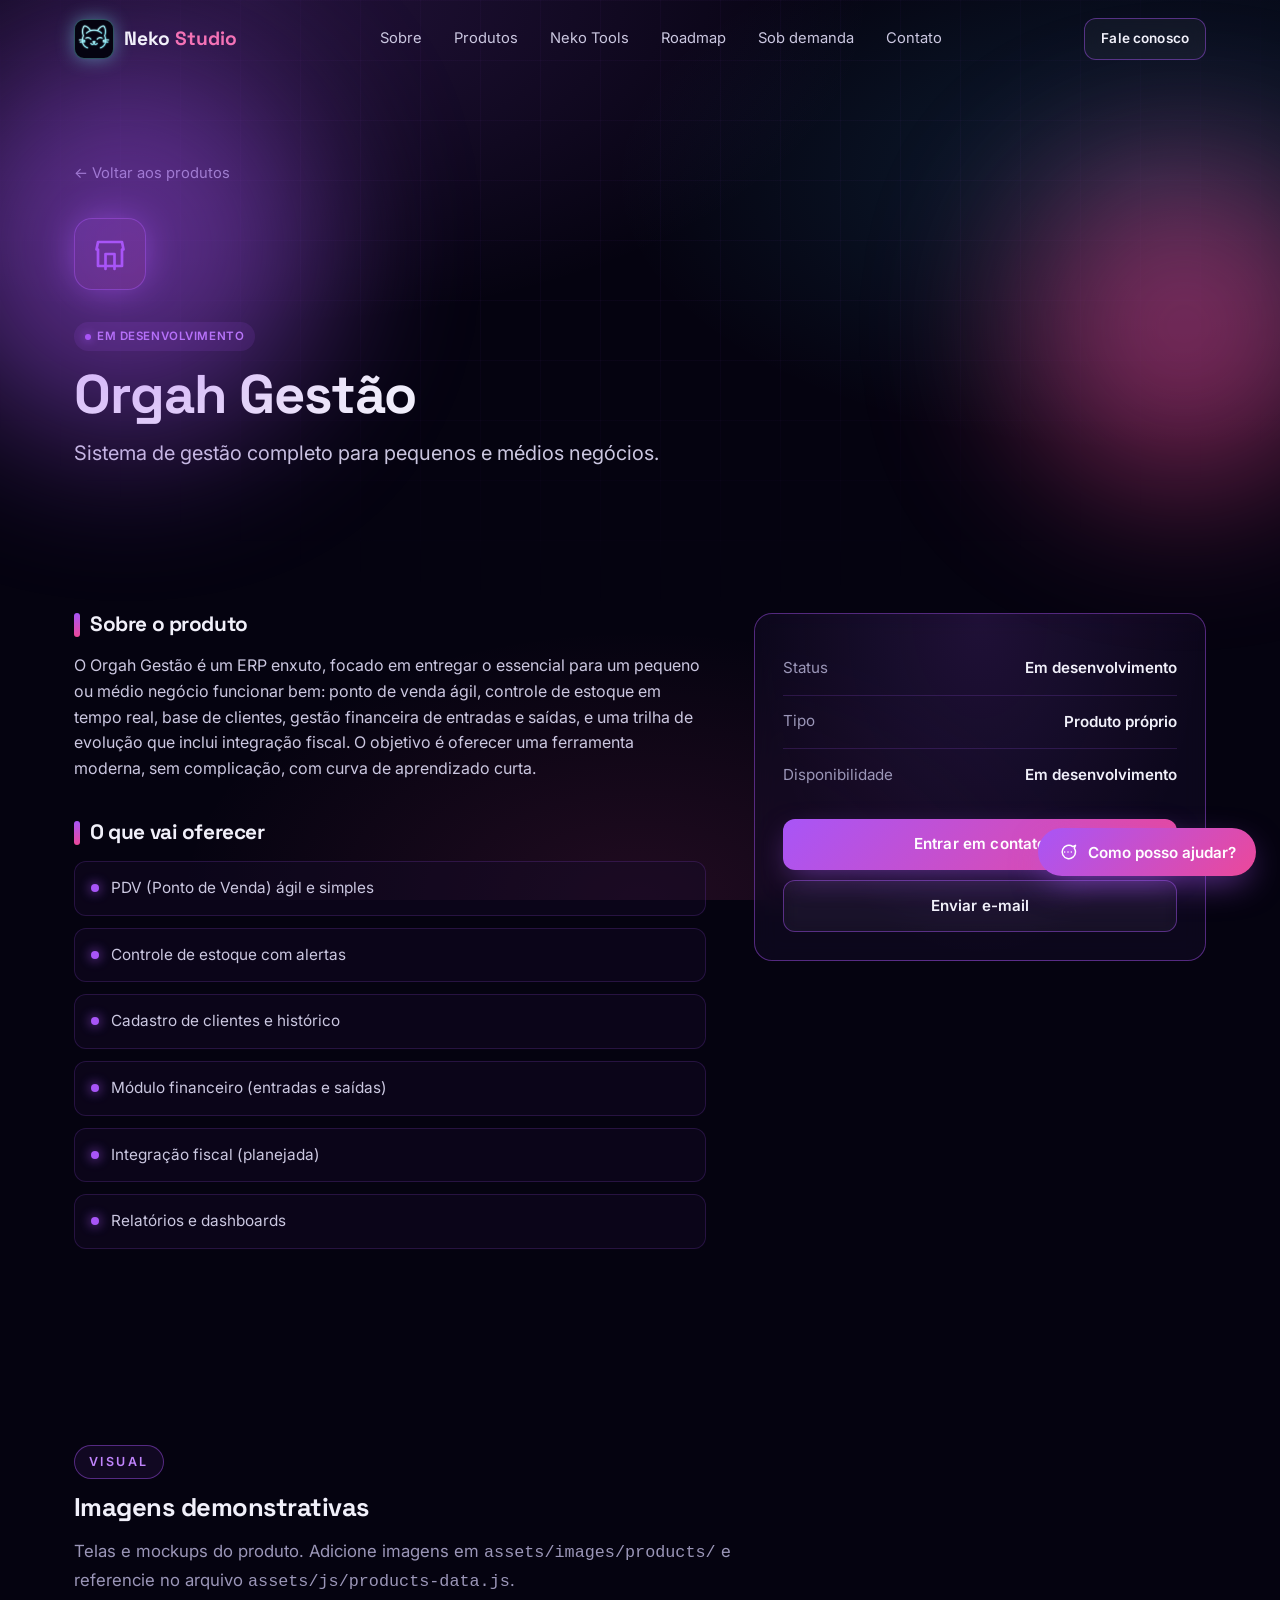
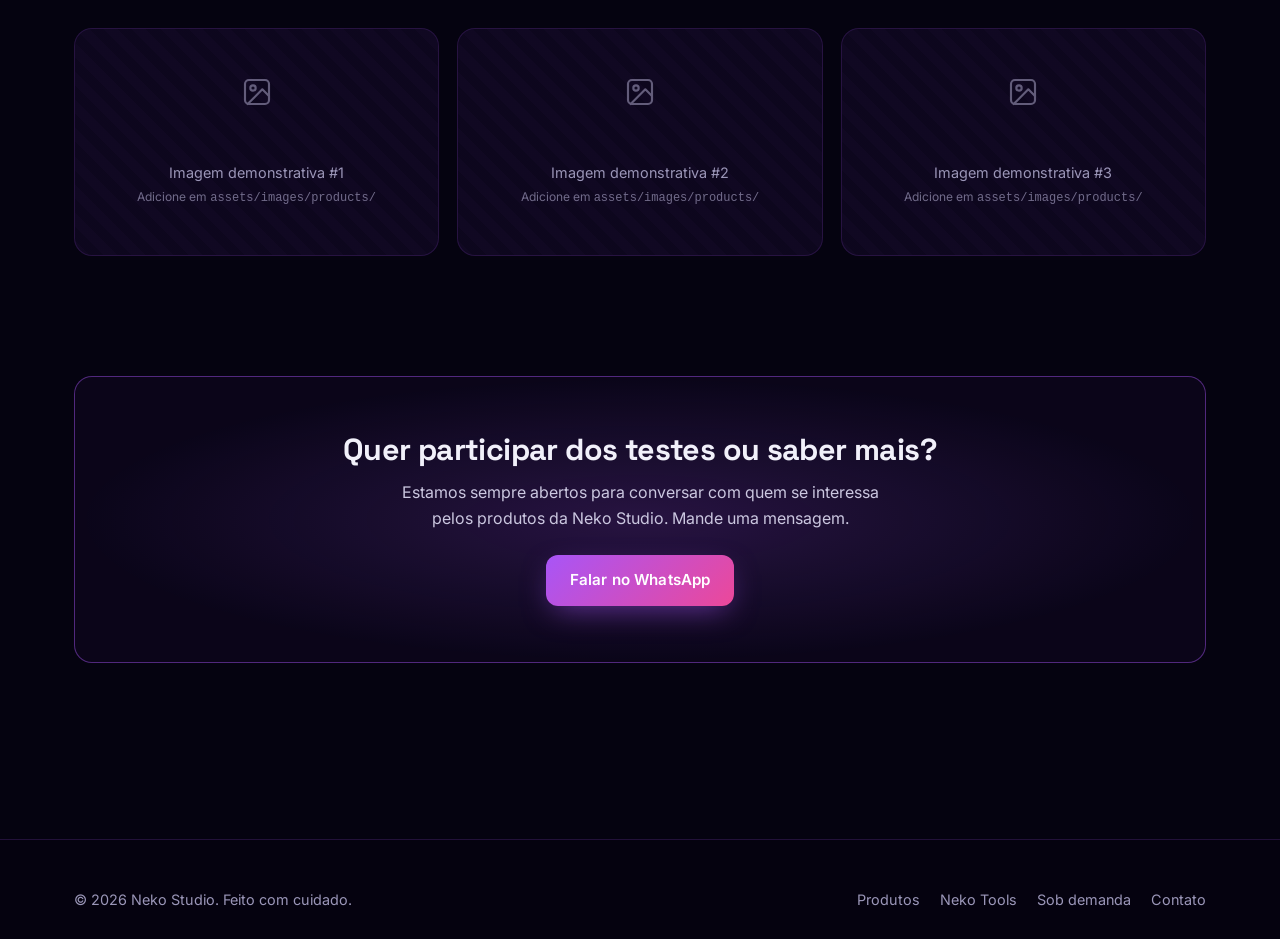
<file: produtos/orgah-gestao.html>
<!DOCTYPE html>
<html lang="pt-BR">
<head>
  <meta charset="UTF-8" />
  <meta name="viewport" content="width=device-width, initial-scale=1.0" />
  <meta name="theme-color" content="#0a0618" />

  <title>Orgah Gestão — Neko Studio</title>
  <meta name="description" content="Sistema de gestão com PDV, estoque, clientes e financeiro para pequenos e médios negócios. Em desenvolvimento pela Neko Studio." />

  <link rel="preconnect" href="https://fonts.googleapis.com" />
  <link rel="preconnect" href="https://fonts.gstatic.com" crossorigin />
  <link href="https://fonts.googleapis.com/css2?family=Inter:wght@400;500;600;700&family=Space+Grotesk:wght@500;600;700&display=swap" rel="stylesheet" />

  <link rel="stylesheet" href="../assets/css/style.css" />
  <link rel="stylesheet" href="../assets/css/product.css" />
  <link rel="icon" type="image/png" href="../assets/images/logo.png" />
  <link rel="alternate icon" type="image/svg+xml" href="../assets/images/logo.svg" />
  <link rel="apple-touch-icon" href="../assets/images/logo.png" />
</head>
<body data-product-id="orgah-gestao">

  <!-- ============== NAVBAR ============== -->
  <header class="navbar">
    <div class="container navbar-inner">
      <a href="../index.html" class="navbar-brand">
        <span class="brand-mark"><img src="../assets/images/logo.png" alt="Neko Studio" onerror="this.onerror=null;this.src='../assets/images/logo.svg';"></span>
        <span>Neko <span style="color: var(--neon-pink-soft)">Studio</span></span>
      </a>
      <nav class="navbar-links">
        <a href="../index.html#sobre">Sobre</a>
        <a href="../index.html#produtos">Produtos</a>
        <a href="../index.html#neko-tools">Neko Tools</a>
        <a href="../index.html#roadmap">Roadmap</a>
        <a href="../index.html#sob-demanda">Sob demanda</a>
        <a href="../index.html#contato">Contato</a>
      </nav>
      <div class="navbar-cta">
        <a class="btn btn-secondary btn-sm" data-action="whatsapp" href="#">Fale conosco</a>
        <button class="menu-toggle" aria-label="Menu"><span></span></button>
      </div>
    </div>
  </header>

  <!-- ============== HERO DO PRODUTO ============== -->
  <section class="product-hero">
    <div class="hero-orb purple"></div>
    <div class="hero-orb pink"></div>

    <div class="container">
      <a href="../index.html#produtos" class="back-link reveal">← Voltar aos produtos</a>

      <div class="product-header reveal">
        <div class="ico-large" data-product-icon></div>
        <div>
          <div data-product-status></div>
          <h1 class="product-title" data-product-name></h1>
          <p class="product-tagline" data-product-tagline></p>
        </div>
      </div>
    </div>
  </section>

  <!-- ============== CONTEÚDO ============== -->
  <section style="padding-top: 0;">
    <div class="container">
      <div class="product-content">
        <div>
          <div class="product-section reveal">
            <h3>Sobre o produto</h3>
            <p data-product-description></p>
          </div>

          <div class="product-section reveal">
            <h3>O que vai oferecer</h3>
            <ul class="feature-list" data-product-features></ul>
          </div>
        </div>

        <aside class="product-info-card reveal">
          <div data-product-info></div>
          <a class="btn btn-primary" data-action="whatsapp" href="#">Entrar em contato</a>
          <a class="btn btn-secondary" data-action="email" href="#" style="width:100%; margin-top: 10px;">Enviar e-mail</a>
        </aside>
      </div>
    </div>
  </section>

  <!-- ============== GALERIA ============== -->
  <section class="gallery-section">
    <div class="container">
      <div class="reveal" style="margin-bottom: 32px;">
        <span class="section-eyebrow">Visual</span>
        <h2 class="section-title" style="font-size: 1.6rem;">Imagens demonstrativas</h2>
        <p class="section-subtitle" style="margin-bottom: 0;">
          Telas e mockups do produto. Adicione imagens em
          <code>assets/images/products/</code> e referencie no arquivo
          <code>assets/js/products-data.js</code>.
        </p>
      </div>
      <div class="gallery-grid reveal" data-product-gallery></div>
    </div>
  </section>

  <!-- ============== CTA ============== -->
  <section style="padding-top: 0;">
    <div class="container">
      <div class="product-cta reveal">
        <h3>Quer participar dos testes ou saber mais?</h3>
        <p>Estamos sempre abertos para conversar com quem se interessa pelos produtos da Neko Studio. Mande uma mensagem.</p>
        <a class="btn btn-primary" data-action="whatsapp" href="#">Falar no WhatsApp</a>
      </div>
    </div>
  </section>

  <!-- ============== FOOTER ============== -->
  <footer class="footer">
    <div class="container footer-inner">
      <p>© <span id="year"></span> Neko Studio. Feito com cuidado.</p>
      <div class="footer-links">
        <a href="../index.html#produtos">Produtos</a>
        <a href="../index.html#neko-tools">Neko Tools</a>
        <a href="../index.html#sob-demanda">Sob demanda</a>
        <a href="../index.html#contato">Contato</a>
      </div>
    </div>
  </footer>

  <!-- ============== ASSISTENTE VIRTUAL ============== -->
  <div class="assistant" id="assistant">
    <div class="assistant-panel" role="dialog" aria-label="Assistente virtual">
      <h4>Precisa de ajuda?</h4>
      <p>Encontre a solução ideal para o que você precisa:</p>
      <div class="assistant-options">
        <button class="assistant-option" data-intent="contratar">Quero contratar um sistema</button>
        <button class="assistant-option" data-intent="produtos">Quero conhecer os produtos</button>
        <button class="assistant-option" data-intent="suporte">Quero suporte</button>
      </div>
    </div>
    <button class="assistant-btn" aria-label="Abrir assistente virtual">
      <span data-icon="chat" style="display:inline-flex;align-items:center"></span>
      <span>Como posso ajudar?</span>
    </button>
  </div>

  <script src="../assets/js/products-data.js"></script>
  <script src="../assets/js/main.js"></script>
  <script src="../assets/js/product-page.js"></script>
</body>
</html>
</file>
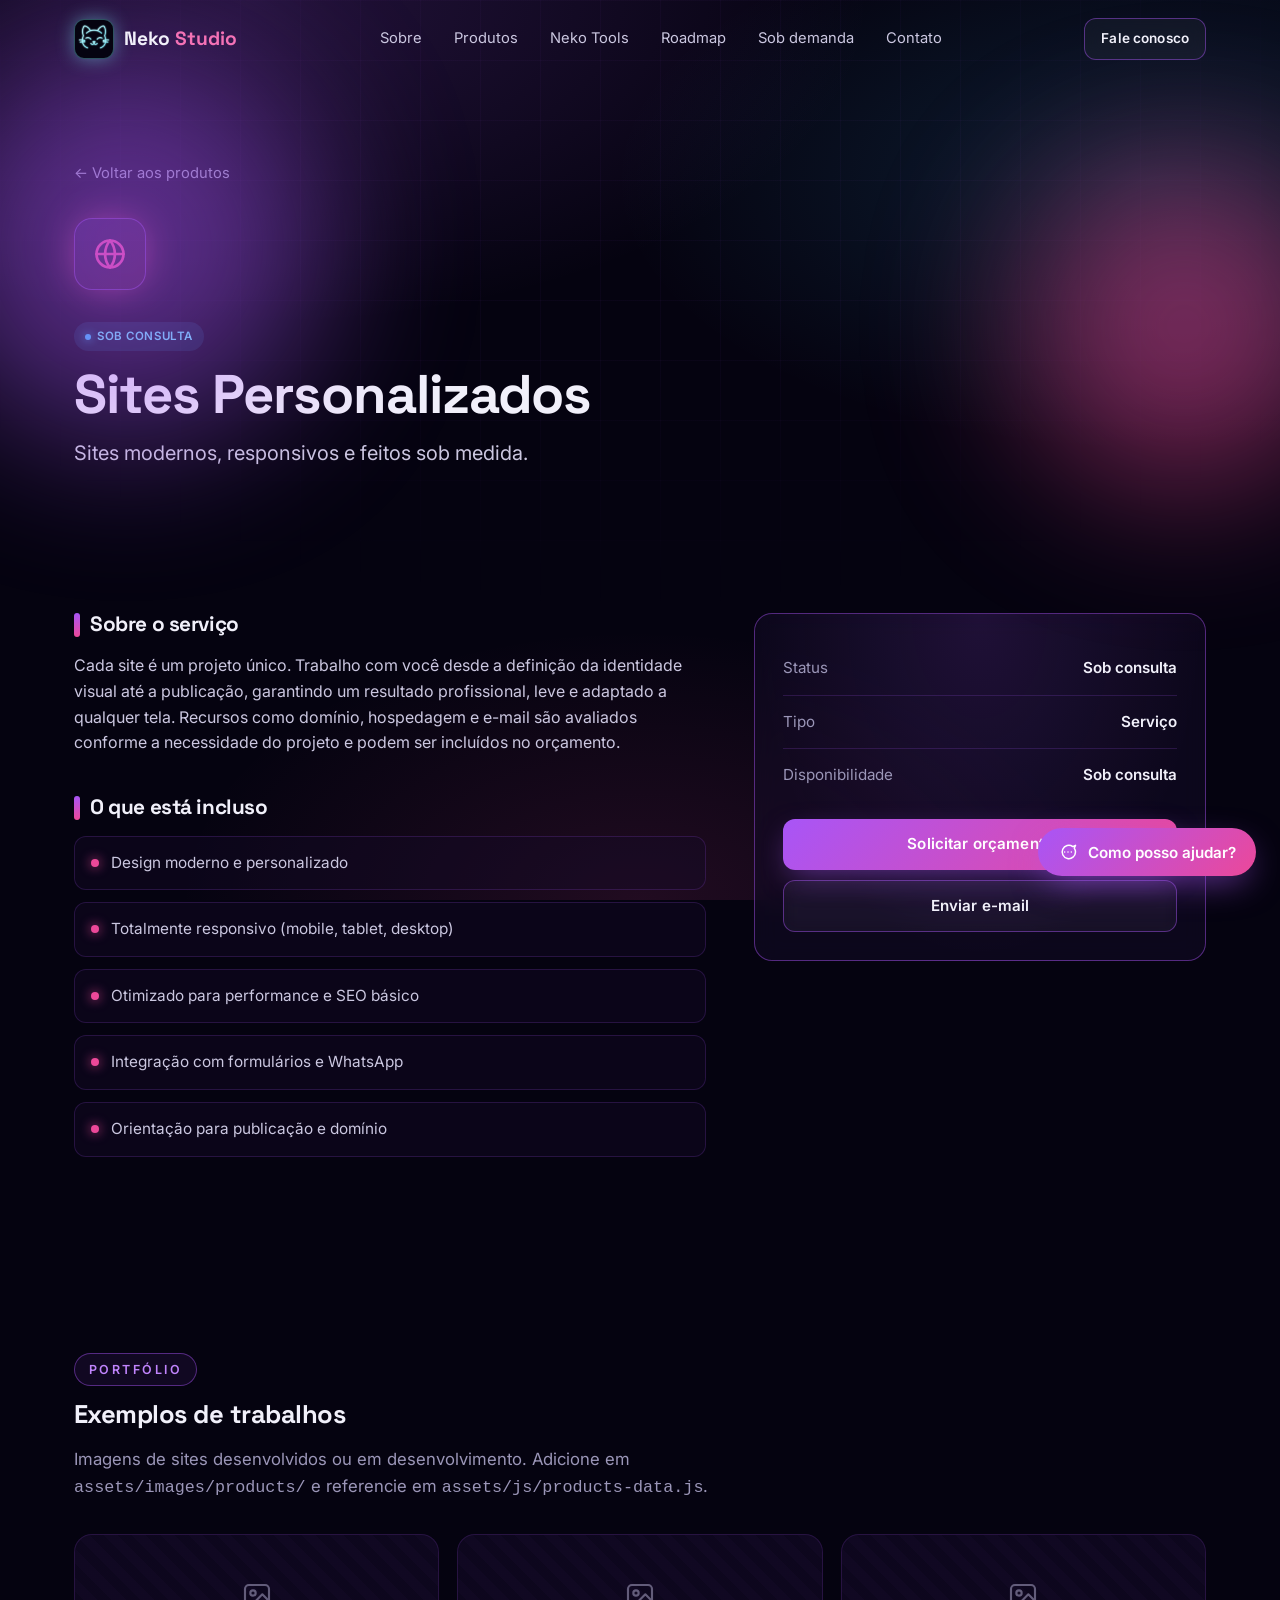
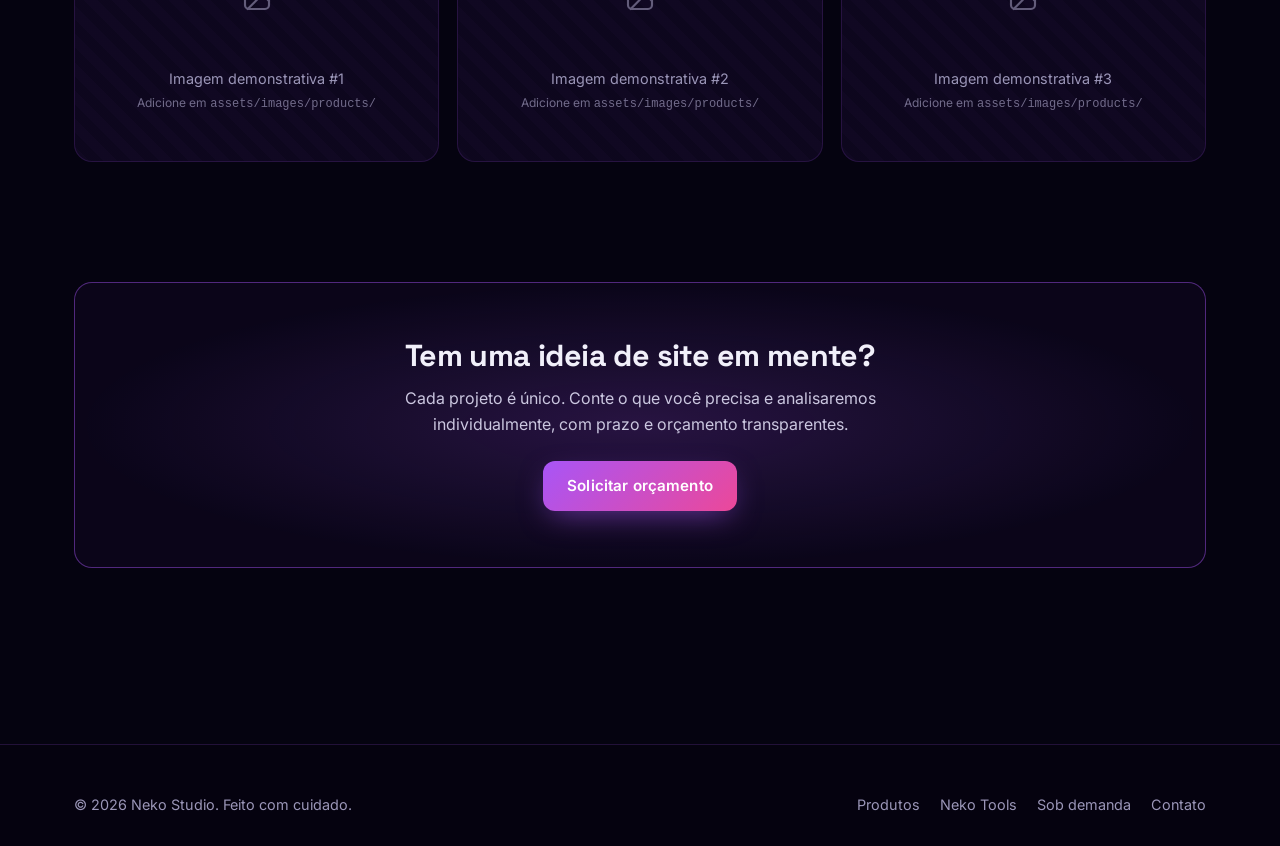
<file: produtos/sites-personalizados.html>
<!DOCTYPE html>
<html lang="pt-BR">
<head>
  <meta charset="UTF-8" />
  <meta name="viewport" content="width=device-width, initial-scale=1.0" />
  <meta name="theme-color" content="#0a0618" />

  <title>Sites Personalizados — Neko Studio</title>
  <meta name="description" content="Criação de sites modernos, responsivos e feitos sob medida. Disponível sob consulta pela Neko Studio." />

  <link rel="preconnect" href="https://fonts.googleapis.com" />
  <link rel="preconnect" href="https://fonts.gstatic.com" crossorigin />
  <link href="https://fonts.googleapis.com/css2?family=Inter:wght@400;500;600;700&family=Space+Grotesk:wght@500;600;700&display=swap" rel="stylesheet" />

  <link rel="stylesheet" href="../assets/css/style.css" />
  <link rel="stylesheet" href="../assets/css/product.css" />
  <link rel="icon" type="image/png" href="../assets/images/logo.png" />
  <link rel="alternate icon" type="image/svg+xml" href="../assets/images/logo.svg" />
  <link rel="apple-touch-icon" href="../assets/images/logo.png" />
</head>
<body data-product-id="sites-personalizados">

  <header class="navbar">
    <div class="container navbar-inner">
      <a href="../index.html" class="navbar-brand">
        <span class="brand-mark"><img src="../assets/images/logo.png" alt="Neko Studio" onerror="this.onerror=null;this.src='../assets/images/logo.svg';"></span>
        <span>Neko <span style="color: var(--neon-pink-soft)">Studio</span></span>
      </a>
      <nav class="navbar-links">
        <a href="../index.html#sobre">Sobre</a>
        <a href="../index.html#produtos">Produtos</a>
        <a href="../index.html#neko-tools">Neko Tools</a>
        <a href="../index.html#roadmap">Roadmap</a>
        <a href="../index.html#sob-demanda">Sob demanda</a>
        <a href="../index.html#contato">Contato</a>
      </nav>
      <div class="navbar-cta">
        <a class="btn btn-secondary btn-sm" data-action="whatsapp" href="#">Fale conosco</a>
        <button class="menu-toggle" aria-label="Menu"><span></span></button>
      </div>
    </div>
  </header>

  <section class="product-hero">
    <div class="hero-orb pink"></div>
    <div class="hero-orb purple"></div>

    <div class="container">
      <a href="../index.html#produtos" class="back-link reveal">← Voltar aos produtos</a>
      <div class="product-header reveal">
        <div class="ico-large" data-product-icon></div>
        <div>
          <div data-product-status></div>
          <h1 class="product-title" data-product-name></h1>
          <p class="product-tagline" data-product-tagline></p>
        </div>
      </div>
    </div>
  </section>

  <section style="padding-top: 0;">
    <div class="container">
      <div class="product-content">
        <div>
          <div class="product-section reveal">
            <h3>Sobre o serviço</h3>
            <p data-product-description></p>
          </div>
          <div class="product-section reveal">
            <h3>O que está incluso</h3>
            <ul class="feature-list" data-product-features></ul>
          </div>
        </div>
        <aside class="product-info-card reveal">
          <div data-product-info></div>
          <a class="btn btn-primary" data-action="whatsapp" href="#">Solicitar orçamento</a>
          <a class="btn btn-secondary" data-action="email" href="#" style="width:100%; margin-top: 10px;">Enviar e-mail</a>
        </aside>
      </div>
    </div>
  </section>

  <section class="gallery-section">
    <div class="container">
      <div class="reveal" style="margin-bottom: 32px;">
        <span class="section-eyebrow">Portfólio</span>
        <h2 class="section-title" style="font-size: 1.6rem;">Exemplos de trabalhos</h2>
        <p class="section-subtitle" style="margin-bottom: 0;">
          Imagens de sites desenvolvidos ou em desenvolvimento. Adicione em
          <code>assets/images/products/</code> e referencie em
          <code>assets/js/products-data.js</code>.
        </p>
      </div>
      <div class="gallery-grid reveal" data-product-gallery></div>
    </div>
  </section>

  <section style="padding-top: 0;">
    <div class="container">
      <div class="product-cta reveal">
        <h3>Tem uma ideia de site em mente?</h3>
        <p>Cada projeto é único. Conte o que você precisa e analisaremos individualmente, com prazo e orçamento transparentes.</p>
        <a class="btn btn-primary" data-action="whatsapp" href="#">Solicitar orçamento</a>
      </div>
    </div>
  </section>

  <footer class="footer">
    <div class="container footer-inner">
      <p>© <span id="year"></span> Neko Studio. Feito com cuidado.</p>
      <div class="footer-links">
        <a href="../index.html#produtos">Produtos</a>
        <a href="../index.html#neko-tools">Neko Tools</a>
        <a href="../index.html#sob-demanda">Sob demanda</a>
        <a href="../index.html#contato">Contato</a>
      </div>
    </div>
  </footer>

  <div class="assistant" id="assistant">
    <div class="assistant-panel" role="dialog" aria-label="Assistente virtual">
      <h4>Precisa de ajuda?</h4>
      <p>Encontre a solução ideal para o que você precisa:</p>
      <div class="assistant-options">
        <button class="assistant-option" data-intent="contratar">Quero contratar um sistema</button>
        <button class="assistant-option" data-intent="produtos">Quero conhecer os produtos</button>
        <button class="assistant-option" data-intent="suporte">Quero suporte</button>
      </div>
    </div>
    <button class="assistant-btn" aria-label="Abrir assistente virtual">
      <span data-icon="chat" style="display:inline-flex;align-items:center"></span>
      <span>Como posso ajudar?</span>
    </button>
  </div>

  <script src="../assets/js/products-data.js"></script>
  <script src="../assets/js/main.js"></script>
  <script src="../assets/js/product-page.js"></script>
</body>
</html>
</file>
<file: assets/css/style.css>
/* =============================================================
   Neko Studio — Estilos principais
   -------------------------------------------------------------
   Paleta neon (roxo, azul, rosa) sobre tema escuro.
   Variáveis CSS centralizadas para fácil personalização.
   ============================================================= */

:root {
  /* Cores base */
  --bg-0: #050310;
  --bg-1: #0a0618;
  --bg-2: #120a24;
  --bg-card: rgba(20, 12, 40, 0.55);
  --bg-card-hover: rgba(30, 18, 60, 0.7);
  --border: rgba(168, 85, 247, 0.18);
  --border-strong: rgba(168, 85, 247, 0.45);

  /* Neon */
  --neon-purple: #a855f7;
  --neon-purple-soft: #c084fc;
  --neon-blue: #38bdf8;
  --neon-blue-soft: #67e8f9;
  --neon-pink: #ec4899;
  --neon-pink-soft: #f472b6;

  /* Texto */
  --text: #f1f0fa;
  --text-muted: #9b96b8;
  --text-soft: #cbc7e0;

  /* Tipografia */
  --font-sans: "Inter", "Segoe UI", system-ui, -apple-system, sans-serif;
  --font-display: "Space Grotesk", "Inter", sans-serif;

  /* Layout */
  --container: 1180px;
  --radius: 18px;
  --radius-sm: 12px;

  /* Sombras / glow */
  --glow-purple: 0 0 30px rgba(168, 85, 247, 0.35);
  --glow-blue: 0 0 30px rgba(56, 189, 248, 0.35);
  --glow-pink: 0 0 30px rgba(236, 72, 153, 0.35);
}

/* =============================================================
   INTRO LOADER — animação de entrada (gatinho neon)
   ============================================================= */

.intro-loader {
  position: fixed;
  inset: 0;
  z-index: 9999;
  background: #050310;
  display: grid;
  place-items: center;
  transition: opacity 0.6s ease;
}
.intro-loader.fade-out {
  opacity: 0;
  pointer-events: none;
}

.intro-loader .intro-content {
  position: relative;
  width: min(280px, 70vw);
  aspect-ratio: 1;
}
.intro-cat-float {
  width: 100%;
  height: 100%;
  animation: introFloat 2.8s ease-in-out infinite;
  will-change: transform;
}
.intro-cat-svg { width: 100%; height: 100%; display: block; }

@keyframes introFloat {
  0%, 100% { transform: translateY(-10px); }
  50%      { transform: translateY(10px); }
}

/* Brilho neon pulsante embaixo do gatinho */
.intro-glow {
  position: absolute;
  inset: 30% -10% -10% -10%;
  background: radial-gradient(ellipse at center, rgba(125, 232, 247, 0.35), transparent 65%);
  filter: blur(20px);
  z-index: -1;
  animation: introGlowPulse 2.8s ease-in-out infinite;
  pointer-events: none;
}
@keyframes introGlowPulse {
  0%, 100% { opacity: 0.7; transform: scale(0.95); }
  50%      { opacity: 1;   transform: scale(1.1); }
}

/* Linhas se desenhando ("neon trace") */
.intro-cat-svg .trace {
  stroke-dasharray: 1;
  stroke-dashoffset: 1;
  animation: introDraw 0.9s 0.15s cubic-bezier(0.65, 0, 0.35, 1) forwards;
}
@keyframes introDraw { to { stroke-dashoffset: 0; } }

/* Elementos da face aparecem depois das linhas */
.intro-cat-svg .face {
  opacity: 0;
  animation: introFadeIn 0.45s 0.95s ease-out forwards;
}
@keyframes introFadeIn { to { opacity: 1; } }

/* Olhos — alternância open/closed em loop infinito (pisca) */
/* transform-box: fill-box garante que o scaleY do "fechar" se origine do
   centro do próprio elemento (SVG por padrão usa o viewBox como referência). */
.intro-cat-svg .eyes-open {
  opacity: 0;
  animation: introEyesOpen 2.4s 1.15s ease-in-out infinite;
  transform-origin: center;
  transform-box: fill-box;
}
.intro-cat-svg .eyes-closed {
  opacity: 0;
  animation: introEyesClosed 2.4s 1.15s ease-in-out infinite;
}
@keyframes introEyesOpen {
  0%   { opacity: 0; transform: scaleY(0.2); }
  8%   { opacity: 1; transform: scaleY(1); }
  55%  { opacity: 1; transform: scaleY(1); }
  60%  { opacity: 0; transform: scaleY(0.2); }
  66%  { opacity: 1; transform: scaleY(1); }
  100% { opacity: 1; transform: scaleY(1); }
}
@keyframes introEyesClosed {
  0%   { opacity: 1; }
  8%   { opacity: 0; }
  55%  { opacity: 0; }
  60%  { opacity: 1; }
  66%  { opacity: 0; }
  100% { opacity: 0; }
}

/* Fragmentação — o gatinho some explodindo em partículas */
.intro-loader.shattering .intro-cat-float {
  animation: introShatter 0.75s cubic-bezier(0.55, 0, 0.45, 1) forwards;
}
@keyframes introShatter {
  0%   { opacity: 1; transform: scale(1)   translateY(0);     filter: blur(0); }
  40%  { opacity: 0.8; transform: scale(1.15); filter: blur(2px); }
  100% { opacity: 0; transform: scale(1.45); filter: blur(12px); }
}
.intro-loader.shattering .intro-glow {
  animation: introGlowBoom 0.7s ease-out forwards;
}
@keyframes introGlowBoom {
  0%   { opacity: 1; transform: scale(1); }
  40%  { opacity: 1; transform: scale(1.6); }
  100% { opacity: 0; transform: scale(2.2); }
}

/* Partículas que voam pra fora */
.intro-particles {
  position: absolute;
  inset: 0;
  pointer-events: none;
}
.intro-particle {
  position: absolute;
  left: 50%; top: 50%;
  width: var(--s);
  height: var(--s);
  border-radius: 50%;
  background: var(--c);
  box-shadow: 0 0 8px var(--c), 0 0 16px var(--c), 0 0 24px var(--c);
  opacity: 0;
  transform: translate(-50%, -50%);
  will-change: transform, opacity;
}
.intro-loader.shattering .intro-particle {
  animation: introBurst 1.05s cubic-bezier(0.22, 1, 0.36, 1) var(--d) forwards;
}
@keyframes introBurst {
  0%   { opacity: 0; transform: translate(-50%, -50%) scale(0.4); }
  15%  { opacity: 1; transform: translate(-50%, -50%) scale(1.2); }
  100% { opacity: 0; transform: translate(calc(-50% + var(--x)), calc(-50% + var(--y))) scale(0); }
}

/* Acessibilidade — pula a animação se o usuário pede menos movimento */
@media (prefers-reduced-motion: reduce) {
  .intro-loader { display: none !important; }
}

/* ============== Reset / base ============== */
* { box-sizing: border-box; margin: 0; padding: 0; }

html { scroll-behavior: smooth; }

body {
  font-family: var(--font-sans);
  background: var(--bg-0);
  color: var(--text);
  line-height: 1.6;
  overflow-x: hidden;
  min-height: 100vh;
  -webkit-font-smoothing: antialiased;
}

/* Fundo decorativo com gradientes radiais (efeito "aurora") */
body::before {
  content: "";
  position: fixed;
  inset: 0;
  z-index: -2;
  background:
    radial-gradient(ellipse 80% 60% at 20% 0%, rgba(168, 85, 247, 0.18), transparent 60%),
    radial-gradient(ellipse 70% 50% at 90% 20%, rgba(56, 189, 248, 0.15), transparent 60%),
    radial-gradient(ellipse 60% 50% at 50% 100%, rgba(236, 72, 153, 0.12), transparent 60%),
    var(--bg-0);
  pointer-events: none;
}

/* Grid sutil de fundo */
body::after {
  content: "";
  position: fixed;
  inset: 0;
  z-index: -1;
  background-image:
    linear-gradient(rgba(168, 85, 247, 0.04) 1px, transparent 1px),
    linear-gradient(90deg, rgba(168, 85, 247, 0.04) 1px, transparent 1px);
  background-size: 60px 60px;
  mask-image: radial-gradient(ellipse 80% 60% at 50% 20%, #000 30%, transparent 80%);
  pointer-events: none;
}

a { color: inherit; text-decoration: none; }
img { max-width: 100%; display: block; }
button { font-family: inherit; cursor: pointer; border: none; background: none; color: inherit; }

h1, h2, h3, h4 {
  font-family: var(--font-display);
  font-weight: 700;
  letter-spacing: -0.02em;
  line-height: 1.15;
}

/* ============== Containers ============== */
.container {
  width: 100%;
  max-width: var(--container);
  margin: 0 auto;
  padding: 0 24px;
}

section { padding: 96px 0; position: relative; }

.section-eyebrow {
  display: inline-block;
  font-size: 0.78rem;
  font-weight: 600;
  letter-spacing: 0.2em;
  text-transform: uppercase;
  color: var(--neon-purple-soft);
  margin-bottom: 14px;
  padding: 6px 14px;
  border: 1px solid var(--border-strong);
  border-radius: 999px;
  background: rgba(168, 85, 247, 0.08);
}

.section-title {
  font-size: clamp(2rem, 4vw, 2.8rem);
  margin-bottom: 16px;
}

.section-subtitle {
  font-size: 1.05rem;
  color: var(--text-muted);
  max-width: 680px;
  margin-bottom: 56px;
}

.gradient-text {
  background: linear-gradient(135deg, var(--neon-purple) 0%, var(--neon-pink) 50%, var(--neon-blue) 100%);
  -webkit-background-clip: text;
  background-clip: text;
  -webkit-text-fill-color: transparent;
}

/* ============== Navbar ============== */
.navbar {
  position: fixed;
  top: 0; left: 0; right: 0;
  z-index: 100;
  padding: 18px 0;
  transition: background 0.3s ease, backdrop-filter 0.3s ease, border-color 0.3s ease;
  border-bottom: 1px solid transparent;
}
.navbar.scrolled {
  background: rgba(5, 3, 16, 0.75);
  backdrop-filter: blur(14px);
  -webkit-backdrop-filter: blur(14px);
  border-bottom-color: var(--border);
}
.navbar-inner {
  display: flex;
  align-items: center;
  justify-content: space-between;
  gap: 24px;
}
.navbar-brand {
  display: flex;
  align-items: center;
  gap: 10px;
  font-family: var(--font-display);
  font-weight: 700;
  font-size: 1.2rem;
}
.brand-mark {
  width: 40px; height: 40px;
  display: grid; place-items: center;
  border-radius: 10px;
  overflow: hidden;
  background: #050310;
  box-shadow: 0 0 18px rgba(125, 232, 247, 0.45);
  border: 1px solid rgba(125, 232, 247, 0.35);
}
.brand-mark img,
.brand-mark svg {
  width: 100%;
  height: 100%;
  object-fit: contain;
  display: block;
}
.navbar-links {
  display: flex;
  align-items: center;
  gap: 32px;
}
.navbar-links a {
  font-size: 0.92rem;
  color: var(--text-soft);
  position: relative;
  transition: color 0.2s ease;
}
.navbar-links a:hover { color: var(--text); }
.navbar-links a::after {
  content: "";
  position: absolute;
  left: 0; bottom: -6px;
  height: 2px; width: 0;
  background: linear-gradient(90deg, var(--neon-purple), var(--neon-pink));
  transition: width 0.25s ease;
}
.navbar-links a:hover::after { width: 100%; }

.navbar-cta {
  display: inline-flex;
  align-items: center;
  gap: 8px;
}

.menu-toggle {
  display: none;
  width: 40px; height: 40px;
  align-items: center; justify-content: center;
  border-radius: 10px;
  border: 1px solid var(--border);
}
.menu-toggle span {
  width: 18px; height: 2px; background: var(--text);
  position: relative;
}
.menu-toggle span::before, .menu-toggle span::after {
  content: ""; position: absolute; left: 0;
  width: 18px; height: 2px; background: var(--text);
}
.menu-toggle span::before { top: -6px; }
.menu-toggle span::after  { top:  6px; }

/* ============== Botões ============== */
.btn {
  display: inline-flex;
  align-items: center;
  justify-content: center;
  gap: 8px;
  padding: 13px 24px;
  border-radius: 12px;
  font-size: 0.95rem;
  font-weight: 600;
  letter-spacing: 0.01em;
  transition: transform 0.2s ease, box-shadow 0.25s ease, background 0.25s ease, border-color 0.25s ease;
  white-space: nowrap;
}
.btn:hover { transform: translateY(-2px); }
.btn-primary {
  background: linear-gradient(135deg, var(--neon-purple) 0%, var(--neon-pink) 100%);
  color: #fff;
  box-shadow: 0 10px 30px -8px rgba(168, 85, 247, 0.55);
}
.btn-primary:hover { box-shadow: 0 14px 40px -8px rgba(236, 72, 153, 0.6); }
.btn-secondary {
  background: rgba(255,255,255,0.04);
  color: var(--text);
  border: 1px solid var(--border-strong);
  backdrop-filter: blur(8px);
}
.btn-secondary:hover {
  background: rgba(168, 85, 247, 0.1);
  border-color: var(--neon-purple);
  box-shadow: var(--glow-purple);
}
.btn-ghost {
  color: var(--text-soft);
  padding: 10px 16px;
}
.btn-ghost:hover { color: var(--text); }

.btn-sm { padding: 9px 16px; font-size: 0.85rem; }

/* ============== Hero ============== */
.hero {
  min-height: 100vh;
  display: flex;
  align-items: center;
  padding: 140px 0 80px;
  position: relative;
}

.hero-content {
  max-width: 880px;
  margin: 0 auto;
  text-align: center;
  position: relative;
  z-index: 2;
}

.hero-badge {
  display: inline-flex;
  align-items: center;
  gap: 10px;
  padding: 8px 16px;
  background: rgba(168, 85, 247, 0.08);
  border: 1px solid var(--border-strong);
  border-radius: 999px;
  font-size: 0.85rem;
  color: var(--text-soft);
  margin-bottom: 28px;
}
.hero-badge .dot {
  width: 8px; height: 8px;
  border-radius: 50%;
  background: var(--neon-purple);
  box-shadow: 0 0 12px var(--neon-purple);
  animation: pulse 2s infinite;
}

@keyframes pulse {
  0%, 100% { opacity: 1; transform: scale(1); }
  50% { opacity: 0.5; transform: scale(1.3); }
}

.hero-title {
  font-size: clamp(2.5rem, 6.5vw, 5rem);
  line-height: 1.05;
  margin-bottom: 24px;
  font-weight: 700;
}

.hero-subtitle {
  font-size: clamp(1.05rem, 1.6vw, 1.25rem);
  color: var(--text-soft);
  max-width: 640px;
  margin: 0 auto 40px;
}

.hero-actions {
  display: flex;
  gap: 14px;
  justify-content: center;
  flex-wrap: wrap;
}

/* Orbs decorativas */
.hero-orb {
  position: absolute;
  border-radius: 50%;
  filter: blur(80px);
  opacity: 0.5;
  pointer-events: none;
  z-index: 1;
}
.hero-orb.purple { width: 380px; height: 380px; background: var(--neon-purple); top: 10%; left: -5%; animation: float 10s ease-in-out infinite; }
.hero-orb.pink   { width: 320px; height: 320px; background: var(--neon-pink);   top: 30%; right: -5%; animation: float 12s ease-in-out infinite reverse; }
.hero-orb.blue   { width: 280px; height: 280px; background: var(--neon-blue);   bottom: -10%; left: 30%; animation: float 14s ease-in-out infinite; }

@keyframes float {
  0%, 100% { transform: translate(0, 0); }
  50% { transform: translate(40px, -30px); }
}

/* ============== Cards genéricos ============== */
.card {
  background: var(--bg-card);
  border: 1px solid var(--border);
  border-radius: var(--radius);
  padding: 28px;
  position: relative;
  overflow: hidden;
  backdrop-filter: blur(10px);
  -webkit-backdrop-filter: blur(10px);
  transition: transform 0.3s ease, border-color 0.3s ease, background 0.3s ease, box-shadow 0.3s ease;
}
.card::before {
  content: "";
  position: absolute;
  inset: -1px;
  border-radius: var(--radius);
  padding: 1px;
  background: linear-gradient(135deg, transparent 30%, var(--card-glow, var(--neon-purple)) 100%);
  -webkit-mask: linear-gradient(#000 0 0) content-box, linear-gradient(#000 0 0);
  -webkit-mask-composite: xor;
          mask-composite: exclude;
  opacity: 0;
  transition: opacity 0.35s ease;
  pointer-events: none;
}
.card:hover {
  transform: translateY(-6px);
  background: var(--bg-card-hover);
  border-color: var(--card-glow, var(--neon-purple));
  box-shadow: 0 20px 50px -20px rgba(0, 0, 0, 0.6), 0 0 40px -10px var(--card-glow, var(--neon-purple));
}
.card:hover::before { opacity: 0.6; }

.card--purple { --card-glow: var(--neon-purple); }
.card--blue   { --card-glow: var(--neon-blue); }
.card--pink   { --card-glow: var(--neon-pink); }

/* ============== Sobre ============== */
.about-grid {
  display: grid;
  grid-template-columns: 1.1fr 1fr;
  gap: 60px;
  align-items: center;
}
.about-text p {
  color: var(--text-soft);
  margin-bottom: 18px;
  font-size: 1.02rem;
}
.about-stats {
  display: grid;
  grid-template-columns: repeat(2, 1fr);
  gap: 18px;
}
.stat-card {
  padding: 24px;
  text-align: left;
}
.stat-card .num {
  font-family: var(--font-display);
  font-size: 1.8rem;
  font-weight: 700;
  background: linear-gradient(135deg, var(--neon-purple), var(--neon-pink));
  -webkit-background-clip: text;
  background-clip: text;
  -webkit-text-fill-color: transparent;
  margin-bottom: 6px;
}
.stat-card .label {
  font-size: 0.9rem;
  color: var(--text-muted);
}

/* ============== Produtos ============== */
.products-grid {
  display: grid;
  grid-template-columns: repeat(auto-fit, minmax(280px, 1fr));
  gap: 24px;
}

.product-card {
  display: flex;
  flex-direction: column;
  gap: 16px;
  cursor: pointer;
  text-align: left;
}
.product-icon {
  width: 52px; height: 52px;
  border-radius: 14px;
  display: grid; place-items: center;
  background: linear-gradient(135deg, rgba(168, 85, 247, 0.15), rgba(236, 72, 153, 0.15));
  border: 1px solid var(--border-strong);
  color: var(--card-glow, var(--neon-purple));
}
.product-icon svg { width: 26px; height: 26px; }

.product-card .nome {
  font-size: 1.3rem;
  font-weight: 700;
  font-family: var(--font-display);
}
.product-card .desc {
  color: var(--text-muted);
  font-size: 0.95rem;
  flex: 1;
}
.product-card .footer {
  display: flex;
  align-items: center;
  justify-content: flex-start;
  margin-top: 8px;
  padding-top: 18px;
  border-top: 1px solid var(--border);
}
.product-card .saiba-mais {
  display: inline-flex;
  align-items: center;
  gap: 6px;
  font-size: 0.9rem;
  font-weight: 600;
  color: var(--card-glow, var(--neon-purple));
  line-height: 1;
  white-space: nowrap;
  transition: gap 0.2s ease;
}
.product-card .saiba-mais svg {
  width: 18px;
  height: 18px;
  flex: 0 0 18px;
}
.product-card:hover .saiba-mais { gap: 10px; }

.status-badge {
  display: inline-flex;
  align-items: center;
  gap: 6px;
  padding: 5px 11px;
  border-radius: 999px;
  font-size: 0.72rem;
  font-weight: 600;
  letter-spacing: 0.05em;
  text-transform: uppercase;
}
.status-badge .dot {
  width: 6px; height: 6px;
  border-radius: 50%;
}
.status-dev { background: rgba(168, 85, 247, 0.12); color: var(--neon-purple-soft); }
.status-dev .dot { background: var(--neon-purple); box-shadow: 0 0 10px var(--neon-purple); animation: pulse 2s infinite; }
.status-consulta { background: rgba(56, 189, 248, 0.12); color: var(--neon-blue-soft); }
.status-consulta .dot { background: var(--neon-blue); box-shadow: 0 0 10px var(--neon-blue); }
.status-beta { background: rgba(236, 72, 153, 0.12); color: var(--neon-pink-soft); }
.status-beta .dot { background: var(--neon-pink); box-shadow: 0 0 10px var(--neon-pink); }
.status-lancado { background: rgba(34, 197, 94, 0.12); color: #86efac; }
.status-lancado .dot { background: #22c55e; box-shadow: 0 0 10px #22c55e; }

/* ============== Neko Tools ============== */
.tools-section {
  padding-top: 88px;
  background:
    linear-gradient(180deg, transparent 0%, rgba(56, 189, 248, 0.04) 45%, transparent 100%);
}

.tools-showcase {
  display: grid;
  grid-template-columns: minmax(0, 0.95fr) minmax(320px, 1.05fr);
  gap: 32px;
  align-items: stretch;
}

.tools-copy {
  display: flex;
  flex-direction: column;
  justify-content: center;
  min-height: 100%;
}

.tools-copy .section-subtitle {
  margin-bottom: 28px;
}

.tools-metrics {
  display: grid;
  grid-template-columns: repeat(3, minmax(0, 1fr));
  gap: 12px;
}

.tools-metrics div {
  min-height: 96px;
  padding: 18px;
  border: 1px solid var(--border);
  border-radius: var(--radius-sm);
  background: rgba(20, 12, 40, 0.38);
}

.tools-metrics strong {
  display: block;
  font-family: var(--font-display);
  font-size: 1.25rem;
  line-height: 1;
  margin-bottom: 10px;
  color: var(--neon-blue-soft);
}

.tools-metrics span {
  display: block;
  color: var(--text-muted);
  font-size: 0.86rem;
  line-height: 1.35;
}

.tools-grid {
  display: grid;
  grid-template-columns: 1fr;
  align-content: stretch;
}

.tool-card {
  min-height: 100%;
  display: flex;
  flex-direction: column;
  gap: 18px;
}

.tool-card-top {
  display: flex;
  align-items: flex-start;
  justify-content: space-between;
  gap: 14px;
}

.tool-card .nome {
  font-size: 1.55rem;
}

.tool-card .desc {
  color: var(--text-soft);
  font-size: 0.98rem;
}

.tool-platforms {
  display: flex;
  flex-wrap: wrap;
  gap: 8px;
}

.tool-platforms span {
  display: inline-flex;
  align-items: center;
  min-height: 32px;
  padding: 6px 11px;
  border-radius: 999px;
  border: 1px solid rgba(56, 189, 248, 0.28);
  background: rgba(56, 189, 248, 0.08);
  color: var(--neon-blue-soft);
  font-size: 0.8rem;
  font-weight: 700;
}

.tool-card .footer {
  margin-top: auto;
  padding-top: 20px;
  border-top: 1px solid var(--border);
}

.tool-card .saiba-mais {
  display: inline-flex;
  align-items: center;
  gap: 6px;
  color: var(--card-glow, var(--neon-purple));
  font-size: 0.9rem;
  font-weight: 700;
  line-height: 1;
  transition: gap 0.2s ease;
}

.tool-card .saiba-mais svg {
  width: 18px;
  height: 18px;
  flex: 0 0 18px;
}

.tool-card:hover .saiba-mais { gap: 10px; }

/* ============== Roadmap ============== */
.roadmap {
  position: relative;
  display: grid;
  gap: 18px;
}
.roadmap-item {
  display: grid;
  grid-template-columns: auto 1fr auto;
  gap: 20px;
  align-items: center;
  padding: 22px 24px;
}
.roadmap-step {
  width: 42px; height: 42px;
  border-radius: 12px;
  display: grid; place-items: center;
  background: linear-gradient(135deg, var(--neon-purple), var(--neon-pink));
  font-family: var(--font-display);
  font-weight: 700;
  color: #fff;
  font-size: 1rem;
  box-shadow: var(--glow-purple);
}
.roadmap-body h4 {
  font-size: 1.05rem;
  margin-bottom: 4px;
}
.roadmap-body p {
  color: var(--text-muted);
  font-size: 0.92rem;
}
.roadmap-fase {
  font-size: 0.78rem;
  font-weight: 600;
  letter-spacing: 0.08em;
  text-transform: uppercase;
  color: var(--text-soft);
  padding: 6px 12px;
  border-radius: 999px;
  border: 1px solid var(--border-strong);
  background: rgba(168, 85, 247, 0.08);
  white-space: nowrap;
}

/* ============== Processo (sob demanda) ============== */
.process-grid {
  display: grid;
  grid-template-columns: repeat(auto-fit, minmax(220px, 1fr));
  gap: 20px;
  margin-bottom: 40px;
}
.process-step {
  text-align: left;
  position: relative;
}
.process-step .num {
  font-family: var(--font-display);
  font-size: 2.4rem;
  font-weight: 700;
  background: linear-gradient(135deg, var(--neon-purple), var(--neon-pink));
  -webkit-background-clip: text;
  background-clip: text;
  -webkit-text-fill-color: transparent;
  margin-bottom: 10px;
  line-height: 1;
}
.process-step h4 {
  font-size: 1.1rem;
  margin-bottom: 6px;
}
.process-step p {
  color: var(--text-muted);
  font-size: 0.92rem;
}
.process-note {
  padding: 24px 28px;
  border-radius: var(--radius);
  border: 1px dashed var(--border-strong);
  background: rgba(168, 85, 247, 0.04);
  color: var(--text-soft);
  font-size: 0.95rem;
}
.process-note strong { color: var(--text); }

/* ============== Contato ============== */
.contact-grid {
  display: grid;
  grid-template-columns: repeat(auto-fit, minmax(220px, 1fr));
  gap: 20px;
  margin-bottom: 40px;
}
.contact-card {
  display: flex;
  flex-direction: column;
  align-items: flex-start;
  gap: 14px;
  text-align: left;
}
.contact-card .ico {
  width: 48px; height: 48px;
  border-radius: 12px;
  display: grid; place-items: center;
  background: linear-gradient(135deg, rgba(168, 85, 247, 0.15), rgba(236, 72, 153, 0.15));
  border: 1px solid var(--border-strong);
  color: var(--card-glow, var(--neon-purple));
}
.contact-card .ico svg { width: 22px; height: 22px; }
.contact-card h4 { font-size: 1rem; }
.contact-card p {
  color: var(--text-muted);
  font-size: 0.92rem;
}
.contact-card .link {
  font-weight: 600;
  font-size: 0.92rem;
  color: var(--card-glow, var(--neon-purple));
  display: inline-flex;
  align-items: center;
  gap: 6px;
}

.contact-cta {
  text-align: center;
  padding: 56px 32px;
  border-radius: var(--radius);
  border: 1px solid var(--border-strong);
  background:
    radial-gradient(ellipse at center, rgba(168, 85, 247, 0.18), transparent 70%),
    rgba(20, 12, 40, 0.4);
  backdrop-filter: blur(10px);
}
.contact-cta h3 {
  font-size: clamp(1.5rem, 3vw, 2rem);
  margin-bottom: 12px;
}
.contact-cta p {
  color: var(--text-soft);
  max-width: 520px;
  margin: 0 auto 28px;
}

/* ============== Footer ============== */
.footer {
  padding: 48px 0 32px;
  border-top: 1px solid var(--border);
  background: rgba(5, 3, 16, 0.4);
}
.footer-inner {
  display: flex;
  align-items: center;
  justify-content: space-between;
  gap: 20px;
  flex-wrap: wrap;
}
.footer p { color: var(--text-muted); font-size: 0.9rem; }
.footer-links { display: flex; gap: 20px; }
.footer-links a {
  color: var(--text-muted);
  font-size: 0.9rem;
  transition: color 0.2s ease;
}
.footer-links a:hover { color: var(--neon-purple-soft); }

/* ============== Assistente virtual flutuante ============== */
.assistant {
  position: fixed;
  bottom: 24px;
  right: 24px;
  z-index: 90;
}
.assistant-btn {
  display: flex;
  align-items: center;
  gap: 10px;
  padding: 14px 20px;
  border-radius: 999px;
  background: linear-gradient(135deg, var(--neon-purple) 0%, var(--neon-pink) 100%);
  color: #fff;
  font-weight: 600;
  font-size: 0.95rem;
  box-shadow: 0 12px 35px -8px rgba(168, 85, 247, 0.6);
  transition: transform 0.25s ease, box-shadow 0.25s ease;
}
.assistant-btn:hover {
  transform: translateY(-3px);
  box-shadow: 0 18px 45px -8px rgba(236, 72, 153, 0.65);
}
.assistant-btn svg { width: 20px; height: 20px; }

.assistant-panel {
  position: absolute;
  bottom: 72px;
  right: 0;
  width: 320px;
  max-width: calc(100vw - 48px);
  background: rgba(15, 8, 30, 0.92);
  border: 1px solid var(--border-strong);
  border-radius: var(--radius);
  padding: 22px;
  box-shadow: 0 20px 50px -10px rgba(0, 0, 0, 0.7), var(--glow-purple);
  backdrop-filter: blur(18px);
  -webkit-backdrop-filter: blur(18px);
  opacity: 0;
  transform: translateY(10px) scale(0.97);
  pointer-events: none;
  transition: opacity 0.25s ease, transform 0.25s ease;
}
.assistant.open .assistant-panel {
  opacity: 1;
  transform: translateY(0) scale(1);
  pointer-events: auto;
}
.assistant-panel h4 {
  font-size: 1.05rem;
  margin-bottom: 6px;
}
.assistant-panel p {
  color: var(--text-muted);
  font-size: 0.88rem;
  margin-bottom: 16px;
}
.assistant-options {
  display: flex;
  flex-direction: column;
  gap: 10px;
}
.assistant-option {
  display: flex;
  align-items: center;
  justify-content: space-between;
  padding: 12px 14px;
  border-radius: 12px;
  border: 1px solid var(--border);
  background: rgba(255,255,255,0.02);
  font-size: 0.9rem;
  font-weight: 500;
  color: var(--text);
  text-align: left;
  transition: all 0.2s ease;
  cursor: pointer;
  width: 100%;
}
.assistant-option:hover {
  border-color: var(--neon-purple);
  background: rgba(168, 85, 247, 0.08);
  transform: translateX(2px);
}
.assistant-option::after {
  content: "→";
  color: var(--neon-purple-soft);
  font-weight: 700;
}

/* ============== Animação de entrada (scroll reveal) ============== */
.reveal {
  opacity: 0;
  transform: translateY(24px);
  transition: opacity 0.7s ease, transform 0.7s ease;
}
.reveal.visible {
  opacity: 1;
  transform: translateY(0);
}

/* ============== Responsivo ============== */
@media (max-width: 1080px) {
  .navbar-links {
    gap: 20px;
  }

  .navbar-links a {
    font-size: 0.88rem;
  }
}

@media (max-width: 880px) {
  section { padding: 72px 0; }

  .navbar-links { display: none; }
  .menu-toggle { display: inline-flex; }
  .navbar-cta .btn-secondary { display: none; }

  .navbar-links.open {
    display: flex;
    position: absolute;
    top: 100%; left: 0; right: 0;
    flex-direction: column;
    align-items: stretch;
    gap: 4px;
    padding: 16px 24px 24px;
    background: rgba(5, 3, 16, 0.96);
    backdrop-filter: blur(14px);
    border-bottom: 1px solid var(--border);
  }
  .navbar-links.open a {
    padding: 12px 0;
    border-bottom: 1px solid var(--border);
  }
  .navbar-links.open a::after { display: none; }

  .about-grid { grid-template-columns: 1fr; gap: 40px; }
  .tools-showcase { grid-template-columns: 1fr; }
  .tools-copy { min-height: auto; }
  .roadmap-item { grid-template-columns: auto 1fr; }
  .roadmap-fase { grid-column: 1 / -1; justify-self: start; }

  .footer-inner { flex-direction: column; text-align: center; }

  .assistant-btn span { display: none; }
  .assistant-btn { padding: 14px; }
}

@media (max-width: 480px) {
  .hero { padding: 120px 0 60px; }
  .hero-actions .btn { width: 100%; }
  .hero-actions { flex-direction: column; }
  .products-grid { grid-template-columns: 1fr; }
  .tools-metrics { grid-template-columns: 1fr; }
  .tool-card-top { flex-direction: column; }
}
</file>
<file: assets/css/product.css>
/* =============================================================
   Neko Studio — Estilos da página de Produto
   ============================================================= */

.product-hero {
  padding: 160px 0 60px;
  position: relative;
}
.product-hero .back-link {
  display: inline-flex;
  align-items: center;
  gap: 8px;
  color: var(--text-muted);
  font-size: 0.92rem;
  margin-bottom: 32px;
  transition: color 0.2s ease, gap 0.2s ease;
}
.product-hero .back-link:hover {
  color: var(--neon-purple-soft);
  gap: 12px;
}

.product-header {
  display: grid;
  grid-template-columns: 1fr;
  gap: 32px;
  align-items: start;
  max-width: 900px;
}
.product-header .ico-large {
  width: 72px; height: 72px;
  border-radius: 18px;
  display: grid; place-items: center;
  background: linear-gradient(135deg, rgba(168, 85, 247, 0.2), rgba(236, 72, 153, 0.2));
  border: 1px solid var(--border-strong);
  color: var(--card-glow, var(--neon-purple));
  box-shadow: 0 0 40px -10px var(--card-glow, var(--neon-purple));
}
.product-header .ico-large svg { width: 36px; height: 36px; }

.product-title {
  font-size: clamp(2rem, 5vw, 3.4rem);
  margin: 12px 0 12px;
}
.product-tagline {
  font-size: clamp(1.05rem, 1.8vw, 1.25rem);
  color: var(--text-soft);
  margin-bottom: 24px;
}
.product-actions {
  display: flex;
  flex-wrap: wrap;
  gap: 12px;
  margin-top: 24px;
}

/* Layout em colunas */
.product-content {
  display: grid;
  grid-template-columns: 1.4fr 1fr;
  gap: 48px;
  align-items: start;
  padding: 60px 0;
}

.product-section + .product-section { margin-top: 40px; }
.product-section h3 {
  font-size: 1.3rem;
  margin-bottom: 16px;
  display: flex;
  align-items: center;
  gap: 10px;
}
.product-section h3::before {
  content: "";
  width: 6px; height: 24px;
  border-radius: 3px;
  background: linear-gradient(180deg, var(--neon-purple), var(--neon-pink));
}
.product-section p {
  color: var(--text-soft);
  font-size: 1rem;
}

.feature-list {
  list-style: none;
  display: grid;
  gap: 12px;
}
.feature-list li {
  display: flex;
  align-items: flex-start;
  gap: 12px;
  padding: 14px 16px;
  border: 1px solid var(--border);
  border-radius: var(--radius-sm);
  background: rgba(20, 12, 40, 0.4);
  font-size: 0.96rem;
  color: var(--text-soft);
  transition: border-color 0.25s ease, transform 0.25s ease;
}
.feature-list li:hover {
  border-color: var(--card-glow, var(--neon-purple));
  transform: translateX(4px);
}
.feature-list li::before {
  content: "";
  flex-shrink: 0;
  width: 8px; height: 8px;
  margin-top: 8px;
  border-radius: 50%;
  background: var(--card-glow, var(--neon-purple));
  box-shadow: 0 0 12px var(--card-glow, var(--neon-purple));
}

/* Info lateral */
.product-info-card {
  position: sticky;
  top: 100px;
  padding: 28px;
  border-radius: var(--radius);
  border: 1px solid var(--border-strong);
  background:
    radial-gradient(ellipse at top, rgba(168, 85, 247, 0.12), transparent 70%),
    rgba(20, 12, 40, 0.5);
  backdrop-filter: blur(12px);
}
.info-row {
  display: flex;
  justify-content: space-between;
  align-items: center;
  padding: 14px 0;
  border-bottom: 1px solid var(--border);
  font-size: 0.95rem;
}
.info-row:last-child { border-bottom: none; }
.info-row .label { color: var(--text-muted); }
.info-row .value { color: var(--text); font-weight: 600; }

.product-info-card .btn { width: 100%; margin-top: 18px; }

/* Galeria */
.gallery-section {
  padding: 40px 0 80px;
}
.gallery-grid {
  display: grid;
  grid-template-columns: repeat(auto-fit, minmax(260px, 1fr));
  gap: 18px;
}
.gallery-item {
  aspect-ratio: 16 / 10;
  border-radius: var(--radius);
  overflow: hidden;
  border: 1px solid var(--border);
  background: rgba(20, 12, 40, 0.4);
  position: relative;
  transition: transform 0.3s ease, border-color 0.3s ease, box-shadow 0.3s ease;
}
.gallery-item img {
  width: 100%; height: 100%;
  object-fit: cover;
  transition: transform 0.4s ease;
}
.gallery-item:hover {
  transform: translateY(-4px);
  border-color: var(--card-glow, var(--neon-purple));
  box-shadow: 0 16px 40px -16px var(--card-glow, var(--neon-purple));
}
.gallery-item:hover img { transform: scale(1.04); }

.gallery-placeholder {
  width: 100%; height: 100%;
  display: grid; place-items: center;
  background:
    repeating-linear-gradient(
      45deg,
      rgba(168, 85, 247, 0.04) 0px,
      rgba(168, 85, 247, 0.04) 10px,
      rgba(168, 85, 247, 0.02) 10px,
      rgba(168, 85, 247, 0.02) 20px
    );
  color: var(--text-muted);
  font-size: 0.9rem;
  text-align: center;
  padding: 24px;
}
.gallery-placeholder svg {
  width: 32px; height: 32px;
  margin-bottom: 8px;
  opacity: 0.6;
}

/* CTA final */
.product-cta {
  margin: 40px 0 80px;
  padding: 56px 32px;
  border-radius: var(--radius);
  border: 1px solid var(--border-strong);
  text-align: center;
  background:
    radial-gradient(ellipse at center, rgba(168, 85, 247, 0.18), transparent 70%),
    rgba(20, 12, 40, 0.4);
}
.product-cta h3 {
  font-size: clamp(1.4rem, 3vw, 1.9rem);
  margin-bottom: 12px;
}
.product-cta p {
  color: var(--text-soft);
  max-width: 520px;
  margin: 0 auto 24px;
}

/* Responsivo */
@media (max-width: 880px) {
  .product-content { grid-template-columns: 1fr; gap: 32px; }
  .product-info-card { position: static; }
}
</file>
